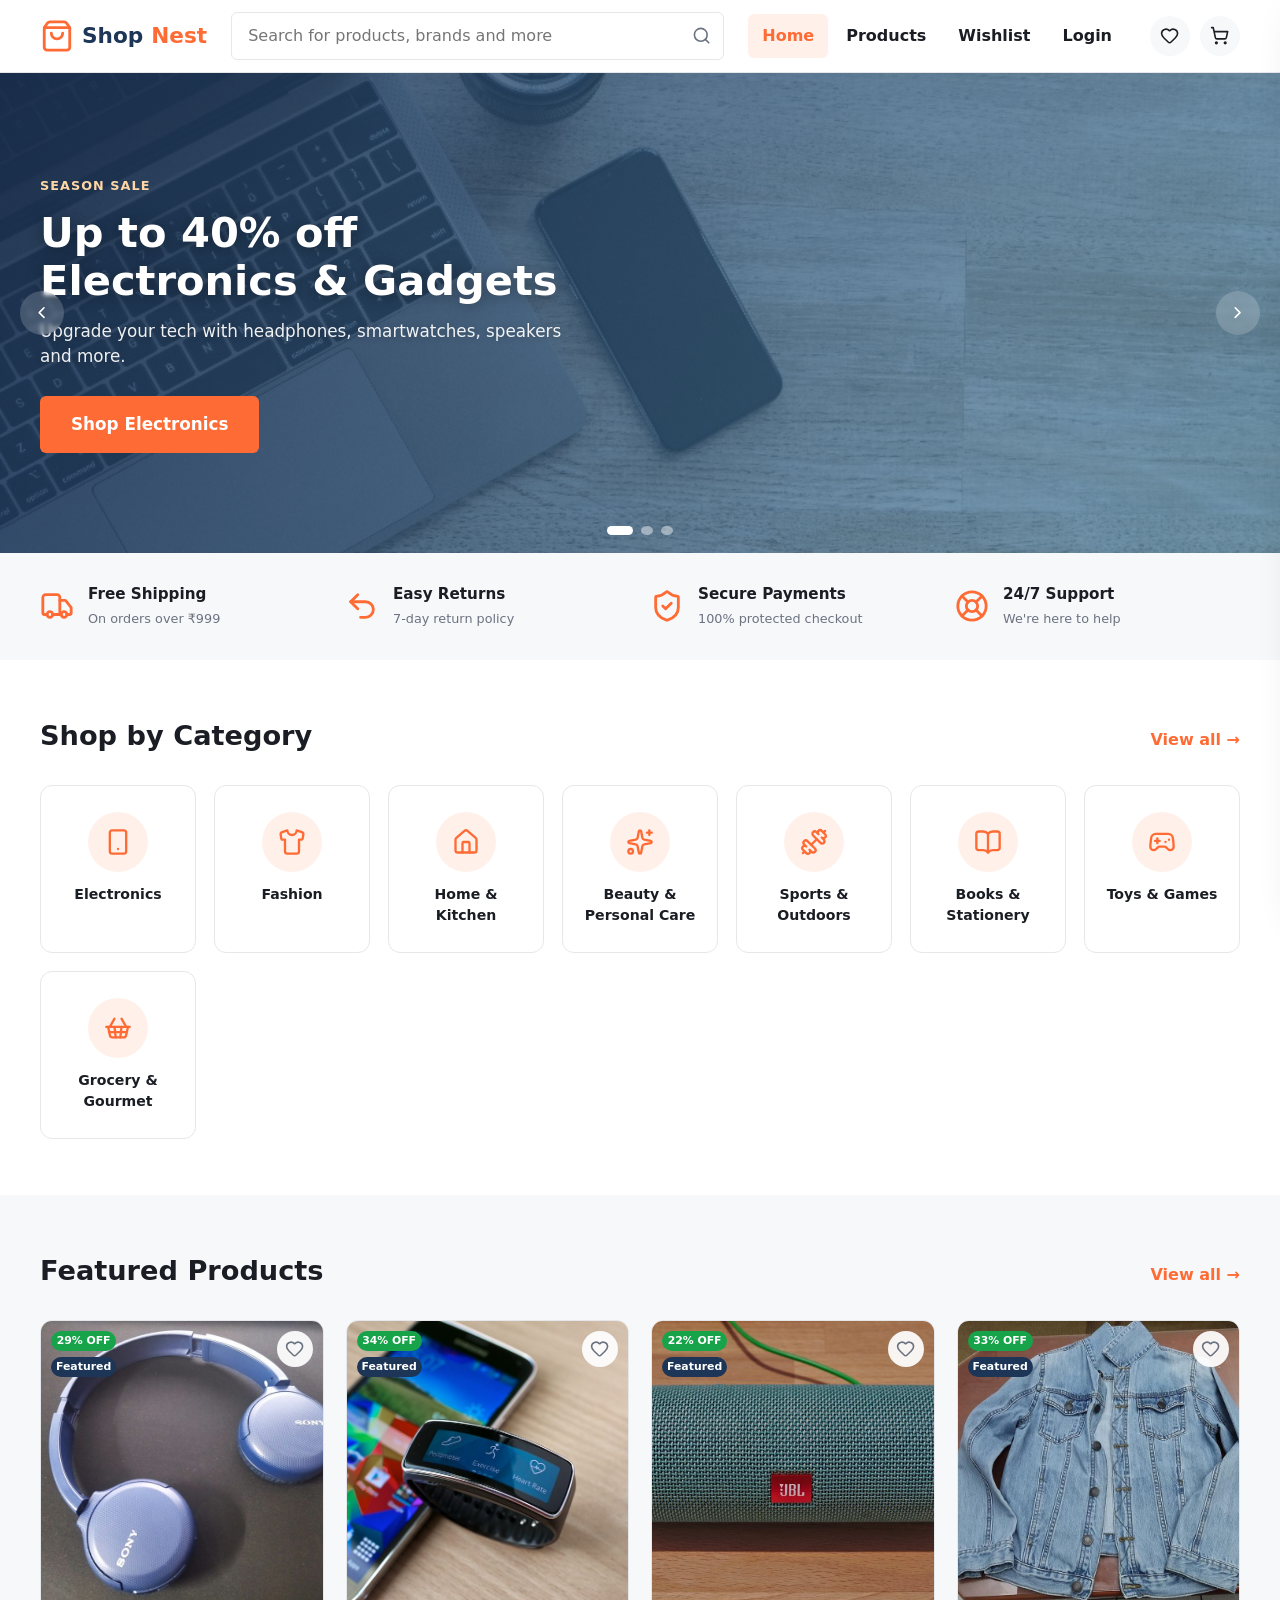
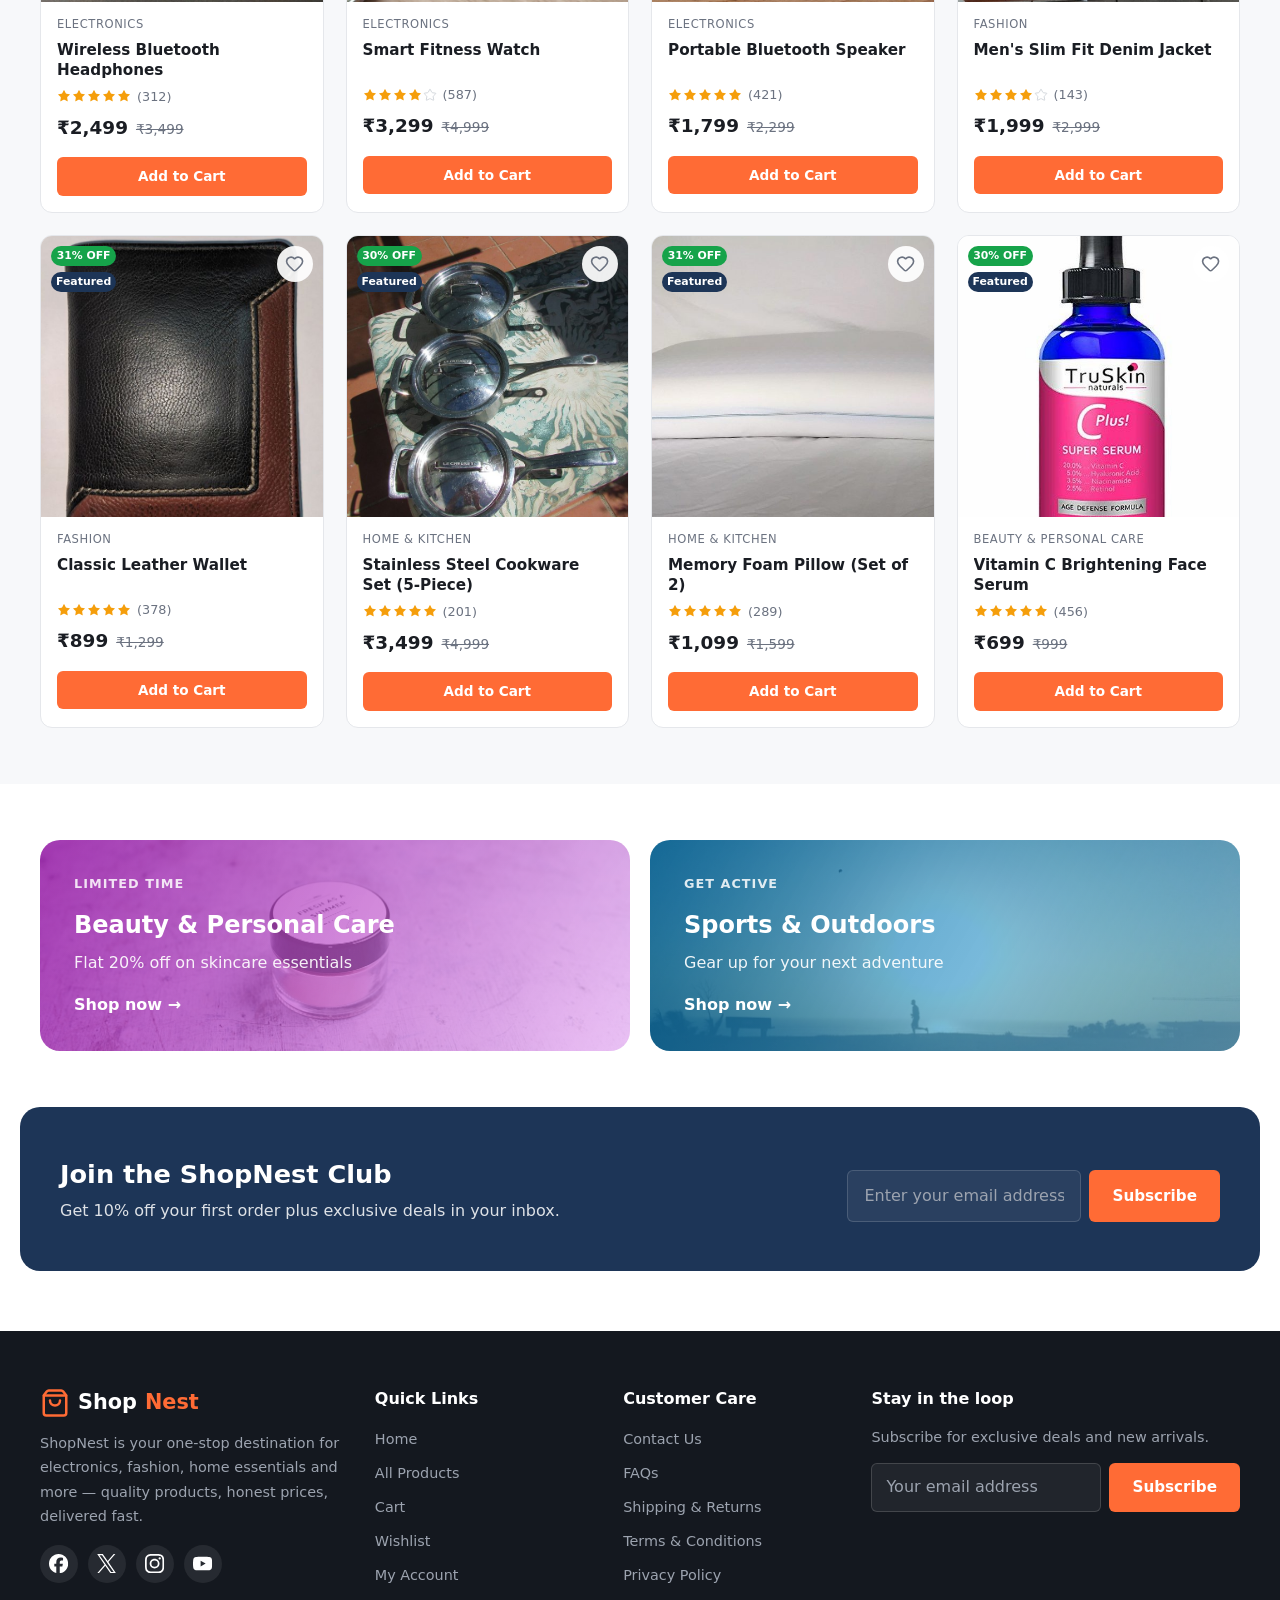
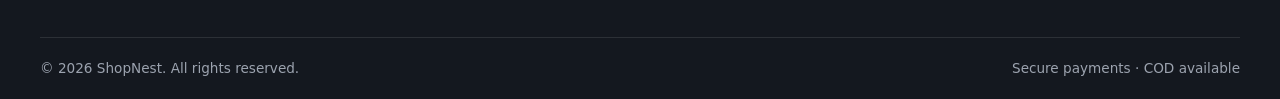
<file: index.html>
<!DOCTYPE html>
<html lang="en">
<head>
<meta charset="UTF-8">
<!-- Google tag (gtag.js) -->
<script async src="https://www.googletagmanager.com/gtag/js?id=G-NTYM71CVKV"></script>
<script>
  window.dataLayer = window.dataLayer || [];
  function gtag(){dataLayer.push(arguments);}
  gtag('js', new Date());

  gtag('config', 'G-NTYM71CVKV');
</script>
<meta name="viewport" content="width=device-width, initial-scale=1.0">
<title>ShopNest — Shop Electronics, Fashion, Home & More</title>
<link rel="icon" type="image/svg+xml" href="assets/favicon.svg">
<meta name="description" content="ShopNest is a modern online store for electronics, fashion, home & kitchen, beauty, sports, books, toys and grocery products.">
<link rel="stylesheet" href="css/style.css">
<link rel="stylesheet" href="css/home.css">
</head>
<body data-assets-root="">

<!-- ===================== Header / Navbar ===================== -->
<header class="site-header">
  <div class="container navbar">
    <a href="index.html" class="nav-logo">
      <svg class="icon"><use href="assets/icons/logo.svg#icon"/></svg>
      Shop<span>Nest</span>
    </a>
    <div class="nav-search">
      <form data-nav-search-form>
        <input type="text" name="q" placeholder="Search for products, brands and more" autocomplete="off">
        <button type="submit" aria-label="Search"><svg class="icon"><use href="assets/icons/search.svg#icon"/></svg></button>
      </form>
    </div>
    <nav class="nav-menu">
      <a href="index.html">Home</a>
      <a href="pages/products.html">Products</a>
      <a href="pages/wishlist.html">Wishlist</a>
      <a href="pages/login.html" data-account-link>Login</a>
    </nav>
    <div class="nav-actions">
      <a href="pages/wishlist.html" class="btn-icon nav-icon-link" aria-label="Wishlist">
        <svg class="icon"><use href="assets/icons/heart.svg#icon"/></svg>
        <span class="badge badge-hidden" data-wishlist-badge>0</span>
      </a>
      <a href="pages/cart.html" class="btn-icon nav-icon-link" aria-label="Cart">
        <svg class="icon"><use href="assets/icons/cart.svg#icon"/></svg>
        <span class="badge badge-hidden" data-cart-badge>0</span>
      </a>
      <button class="btn-icon nav-hamburger" data-hamburger aria-label="Open menu">
        <svg class="icon"><use href="assets/icons/menu.svg#icon"/></svg>
      </button>
    </div>
  </div>
</header>

<div class="mobile-nav-overlay"></div>
<aside class="mobile-nav">
  <div class="mobile-nav-head">
    <strong>Menu</strong>
    <button data-mobile-close class="btn-icon" aria-label="Close menu"><svg class="icon"><use href="assets/icons/close.svg#icon"/></svg></button>
  </div>
  <div class="mobile-nav-body">
    <a href="index.html">Home</a>
    <a href="pages/products.html">Products</a>
    <a href="pages/wishlist.html">Wishlist</a>
    <a href="pages/cart.html">Cart</a>
    <hr>
    <a href="pages/login.html" data-mobile-account-link>Login</a>
    <a href="pages/register.html">Register</a>
  </div>
</aside>

<!-- ===================== Main Content ===================== -->
<main>

  <!-- Hero banner -->
  <section class="hero" aria-label="Promotions">
    <div class="hero-slides" data-hero-slides>
      <div class="hero-slide active" style="background-image: linear-gradient(120deg, rgba(29,53,87,.85), rgba(69,123,157,.65)), url('images/banners/hero-electronics.jpg');">
        <div class="container hero-slide-inner">
          <div class="hero-copy">
            <span class="eyebrow" style="color:#ffd6a5;">Season Sale</span>
            <h1>Up to 40% off<br>Electronics &amp; Gadgets</h1>
            <p>Upgrade your tech with headphones, smartwatches, speakers and more.</p>
            <a href="pages/products.html?category=electronics" class="btn btn-primary btn-lg" data-ga-event="sn_herobannerclick_banner1">Shop Electronics</a>
          </div>
        </div>
      </div>
      <div class="hero-slide" style="background-image: linear-gradient(120deg, rgba(124,45,18,.85), rgba(194,65,12,.65)), url('images/banners/hero-fashion.jpg');">
        <div class="container hero-slide-inner">
          <div class="hero-copy">
            <span class="eyebrow" style="color:#ffe8d6;">New Arrivals</span>
            <h1>Fresh Fashion<br>For Every Season</h1>
            <p>Discover the latest apparel, footwear, and accessories.</p>
            <a href="pages/products.html?category=fashion" class="btn btn-primary btn-lg" data-ga-event="sn_herobannerclick_banner2">Shop Fashion</a>
          </div>
        </div>
      </div>
      <div class="hero-slide" style="background-image: linear-gradient(120deg, rgba(21,82,45,.85), rgba(42,157,143,.65)), url('images/banners/hero-home.jpg');">
        <div class="container hero-slide-inner">
          <div class="hero-copy">
            <span class="eyebrow" style="color:#d9f99d;">Home Essentials</span>
            <h1>Make Your House<br>Feel Like Home</h1>
            <p>Cookware, decor, and everyday essentials at great prices.</p>
            <a href="pages/products.html?category=home-kitchen" class="btn btn-primary btn-lg" data-ga-event="sn_herobannerclick_banner3">Shop Home &amp; Kitchen</a>
          </div>
        </div>
      </div>
    </div>
    <button class="hero-arrow hero-arrow-left" data-hero-prev aria-label="Previous slide"><svg class="icon"><use href="assets/icons/chevron-left.svg#icon"/></svg></button>
    <button class="hero-arrow hero-arrow-right" data-hero-next aria-label="Next slide"><svg class="icon"><use href="assets/icons/chevron-right.svg#icon"/></svg></button>
    <div class="hero-dots" data-hero-dots></div>
  </section>

  <!-- Trust badges -->
  <section class="trust-strip">
    <div class="container trust-grid">
      <div class="trust-item reveal">
        <svg class="icon"><use href="assets/icons/truck.svg#icon"/></svg>
        <div><strong>Free Shipping</strong><span>On orders over ₹999</span></div>
      </div>
      <div class="trust-item reveal">
        <svg class="icon"><use href="assets/icons/return.svg#icon"/></svg>
        <div><strong>Easy Returns</strong><span>7-day return policy</span></div>
      </div>
      <div class="trust-item reveal">
        <svg class="icon"><use href="assets/icons/shield.svg#icon"/></svg>
        <div><strong>Secure Payments</strong><span>100% protected checkout</span></div>
      </div>
      <div class="trust-item reveal">
        <svg class="icon"><use href="assets/icons/support.svg#icon"/></svg>
        <div><strong>24/7 Support</strong><span>We're here to help</span></div>
      </div>
    </div>
  </section>

  <!-- Categories -->
  <section class="section">
    <div class="container">
      <div class="section-head reveal">
        <h2>Shop by Category</h2>
        <a href="pages/products.html" class="link-more">View all &rarr;</a>
      </div>
      <div class="category-grid" data-category-grid></div>
    </div>
  </section>

  <!-- Featured products -->
  <section class="section section-alt">
    <div class="container">
      <div class="section-head reveal">
        <h2>Featured Products</h2>
        <a href="pages/products.html" class="link-more">View all &rarr;</a>
      </div>
      <div class="product-grid reveal" data-featured-grid></div>
    </div>
  </section>

  <!-- Promo banners -->
  <section class="section">
    <div class="container promo-grid">
      <a href="pages/products.html?category=beauty" class="promo-card reveal" data-ga-event="sn_promobannerclick_banner1" style="background-image: linear-gradient(120deg, rgba(162,28,175,.8), rgba(240,171,252,.6)), url('images/banners/promo-beauty.jpg');">
        <span class="eyebrow" style="color:#fff;opacity:.85;">Limited Time</span>
        <h3>Beauty &amp; Personal Care</h3>
        <p>Flat 20% off on skincare essentials</p>
        <span class="promo-cta">Shop now &rarr;</span>
      </a>
      <a href="pages/products.html?category=sports" class="promo-card reveal" data-ga-event="sn_promobannerclick_banner2" style="background-image: linear-gradient(120deg, rgba(3,105,161,.8), rgba(125,211,252,.6)), url('images/banners/promo-sports.jpg');">
        <span class="eyebrow" style="color:#fff;opacity:.85;">Get Active</span>
        <h3>Sports &amp; Outdoors</h3>
        <p>Gear up for your next adventure</p>
        <span class="promo-cta">Shop now &rarr;</span>
      </a>
    </div>
  </section>

  <!-- Newsletter -->
  <section class="section newsletter-section">
    <div class="container newsletter-inner reveal">
      <div>
        <h2>Join the ShopNest Club</h2>
        <p>Get 10% off your first order plus exclusive deals in your inbox.</p>
      </div>
      <form class="newsletter-form newsletter-form-lg" data-newsletter-form>
        <input type="email" placeholder="Enter your email address" required>
        <button type="submit" class="btn btn-primary">Subscribe</button>
      </form>
    </div>
  </section>

</main>

<!-- ===================== Footer ===================== -->
<footer class="site-footer">
  <div class="container">
    <div class="footer-grid">
      <div>
        <div class="footer-brand"><svg class="icon"><use href="assets/icons/logo.svg#icon"/></svg>Shop<span style="color:var(--color-primary)">Nest</span></div>
        <p class="footer-about">ShopNest is your one-stop destination for electronics, fashion, home essentials and more — quality products, honest prices, delivered fast.</p>
        <div class="footer-social">
          <a href="#" aria-label="Facebook"><svg class="icon"><use href="assets/icons/facebook.svg#icon"/></svg></a>
          <a href="#" aria-label="Twitter"><svg class="icon"><use href="assets/icons/twitter.svg#icon"/></svg></a>
          <a href="#" aria-label="Instagram"><svg class="icon"><use href="assets/icons/instagram.svg#icon"/></svg></a>
          <a href="#" aria-label="YouTube"><svg class="icon"><use href="assets/icons/youtube.svg#icon"/></svg></a>
        </div>
      </div>
      <div class="footer-col">
        <h4>Quick Links</h4>
        <ul>
          <li><a href="index.html">Home</a></li>
          <li><a href="pages/products.html">All Products</a></li>
          <li><a href="pages/cart.html">Cart</a></li>
          <li><a href="pages/wishlist.html">Wishlist</a></li>
          <li><a href="pages/login.html">My Account</a></li>
        </ul>
      </div>
      <div class="footer-col">
        <h4>Customer Care</h4>
        <ul>
          <li><a href="#">Contact Us</a></li>
          <li><a href="#">FAQs</a></li>
          <li><a href="#">Shipping &amp; Returns</a></li>
          <li><a href="#">Terms &amp; Conditions</a></li>
          <li><a href="#">Privacy Policy</a></li>
        </ul>
      </div>
      <div class="footer-col">
        <h4>Stay in the loop</h4>
        <p style="font-size:0.9rem;color:#9ca3af;">Subscribe for exclusive deals and new arrivals.</p>
        <form class="newsletter-form" data-newsletter-form>
          <input type="email" placeholder="Your email address" required>
          <button type="submit" class="btn btn-primary">Subscribe</button>
        </form>
      </div>
    </div>
    <div class="footer-bottom">
      <span>&copy; <span data-current-year></span> ShopNest. All rights reserved.</span>
      <div class="footer-payment-icons">Secure payments · COD available</div>
    </div>
  </div>
</footer>

<script src="js/utils.js"></script>
<script src="js/data/products.js"></script>
<script src="js/nav.js"></script>
<script src="js/footer.js"></script>
<script src="js/home.js"></script>
</body>
</html>
</file>
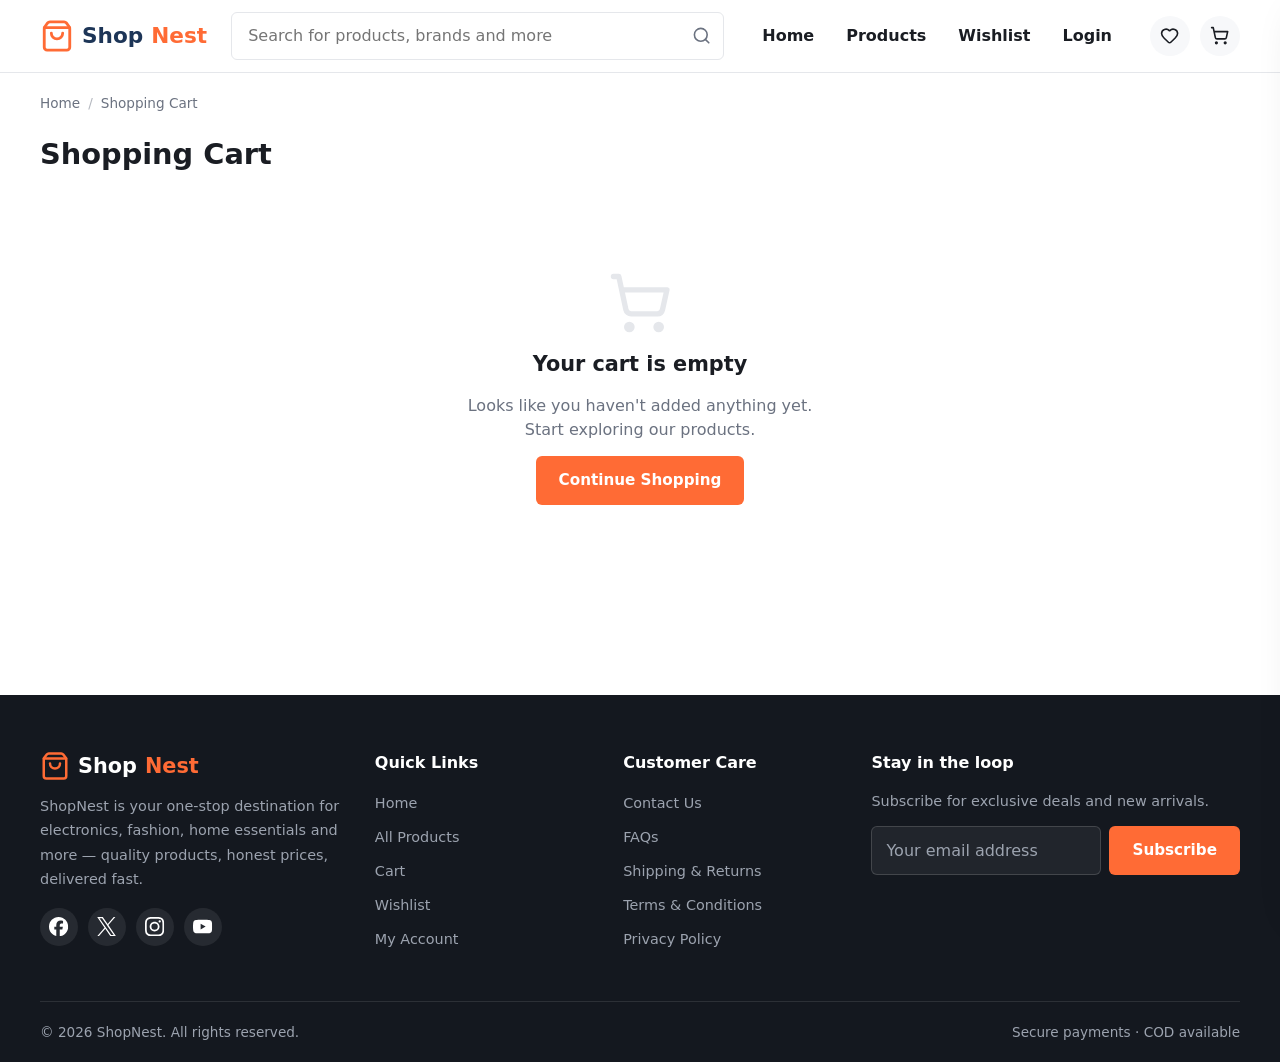
<file: pages/cart.html>
<!DOCTYPE html>
<html lang="en">
<head>
<meta charset="UTF-8">
<!-- Google tag (gtag.js) -->
<script async src="https://www.googletagmanager.com/gtag/js?id=G-NTYM71CVKV"></script>
<script>
  window.dataLayer = window.dataLayer || [];
  function gtag(){dataLayer.push(arguments);}
  gtag('js', new Date());

  gtag('config', 'G-NTYM71CVKV');
</script>
<meta name="viewport" content="width=device-width, initial-scale=1.0">
<title>Shopping Cart — ShopNest</title>
<link rel="icon" type="image/svg+xml" href="../assets/favicon.svg">
<link rel="stylesheet" href="../css/style.css">
<link rel="stylesheet" href="../css/cart.css">
</head>
<body data-assets-root="../">

<header class="site-header">
  <div class="container navbar">
    <a href="../index.html" class="nav-logo">
      <svg class="icon"><use href="../assets/icons/logo.svg#icon"/></svg>
      Shop<span>Nest</span>
    </a>
    <div class="nav-search">
      <form data-nav-search-form>
        <input type="text" name="q" placeholder="Search for products, brands and more" autocomplete="off">
        <button type="submit" aria-label="Search"><svg class="icon"><use href="../assets/icons/search.svg#icon"/></svg></button>
      </form>
    </div>
    <nav class="nav-menu">
      <a href="../index.html">Home</a>
      <a href="products.html">Products</a>
      <a href="wishlist.html">Wishlist</a>
      <a href="login.html" data-account-link>Login</a>
    </nav>
    <div class="nav-actions">
      <a href="wishlist.html" class="btn-icon nav-icon-link" aria-label="Wishlist">
        <svg class="icon"><use href="../assets/icons/heart.svg#icon"/></svg>
        <span class="badge badge-hidden" data-wishlist-badge>0</span>
      </a>
      <a href="cart.html" class="btn-icon nav-icon-link" aria-label="Cart">
        <svg class="icon"><use href="../assets/icons/cart.svg#icon"/></svg>
        <span class="badge badge-hidden" data-cart-badge>0</span>
      </a>
      <button class="btn-icon nav-hamburger" data-hamburger aria-label="Open menu">
        <svg class="icon"><use href="../assets/icons/menu.svg#icon"/></svg>
      </button>
    </div>
  </div>
</header>

<div class="mobile-nav-overlay"></div>
<aside class="mobile-nav">
  <div class="mobile-nav-head">
    <strong>Menu</strong>
    <button data-mobile-close class="btn-icon" aria-label="Close menu"><svg class="icon"><use href="../assets/icons/close.svg#icon"/></svg></button>
  </div>
  <div class="mobile-nav-body">
    <a href="../index.html">Home</a>
    <a href="products.html">Products</a>
    <a href="wishlist.html">Wishlist</a>
    <a href="cart.html">Cart</a>
    <hr>
    <a href="login.html" data-mobile-account-link>Login</a>
    <a href="register.html">Register</a>
  </div>
</aside>

<main>
  <div class="container">
    <nav class="breadcrumb">
      <a href="../index.html">Home</a><span class="sep">/</span><span>Shopping Cart</span>
    </nav>
    <h1 class="page-title">Shopping Cart</h1>

    <div data-cart-root>
      <!-- Populated by cart-page.js -->
    </div>
  </div>
</main>

<footer class="site-footer">
  <div class="container">
    <div class="footer-grid">
      <div>
        <div class="footer-brand"><svg class="icon"><use href="../assets/icons/logo.svg#icon"/></svg>Shop<span style="color:var(--color-primary)">Nest</span></div>
        <p class="footer-about">ShopNest is your one-stop destination for electronics, fashion, home essentials and more — quality products, honest prices, delivered fast.</p>
        <div class="footer-social">
          <a href="#" aria-label="Facebook"><svg class="icon"><use href="../assets/icons/facebook.svg#icon"/></svg></a>
          <a href="#" aria-label="Twitter"><svg class="icon"><use href="../assets/icons/twitter.svg#icon"/></svg></a>
          <a href="#" aria-label="Instagram"><svg class="icon"><use href="../assets/icons/instagram.svg#icon"/></svg></a>
          <a href="#" aria-label="YouTube"><svg class="icon"><use href="../assets/icons/youtube.svg#icon"/></svg></a>
        </div>
      </div>
      <div class="footer-col">
        <h4>Quick Links</h4>
        <ul>
          <li><a href="../index.html">Home</a></li>
          <li><a href="products.html">All Products</a></li>
          <li><a href="cart.html">Cart</a></li>
          <li><a href="wishlist.html">Wishlist</a></li>
          <li><a href="login.html">My Account</a></li>
        </ul>
      </div>
      <div class="footer-col">
        <h4>Customer Care</h4>
        <ul>
          <li><a href="#">Contact Us</a></li>
          <li><a href="#">FAQs</a></li>
          <li><a href="#">Shipping &amp; Returns</a></li>
          <li><a href="#">Terms &amp; Conditions</a></li>
          <li><a href="#">Privacy Policy</a></li>
        </ul>
      </div>
      <div class="footer-col">
        <h4>Stay in the loop</h4>
        <p style="font-size:0.9rem;color:#9ca3af;">Subscribe for exclusive deals and new arrivals.</p>
        <form class="newsletter-form" data-newsletter-form>
          <input type="email" placeholder="Your email address" required>
          <button type="submit" class="btn btn-primary">Subscribe</button>
        </form>
      </div>
    </div>
    <div class="footer-bottom">
      <span>&copy; <span data-current-year></span> ShopNest. All rights reserved.</span>
      <div class="footer-payment-icons">Secure payments · COD available</div>
    </div>
  </div>
</footer>

<script src="../js/utils.js"></script>
<script src="../js/data/products.js"></script>
<script src="../js/nav.js"></script>
<script src="../js/footer.js"></script>
<script src="../js/cart-page.js"></script>
</body>
</html>
</file>
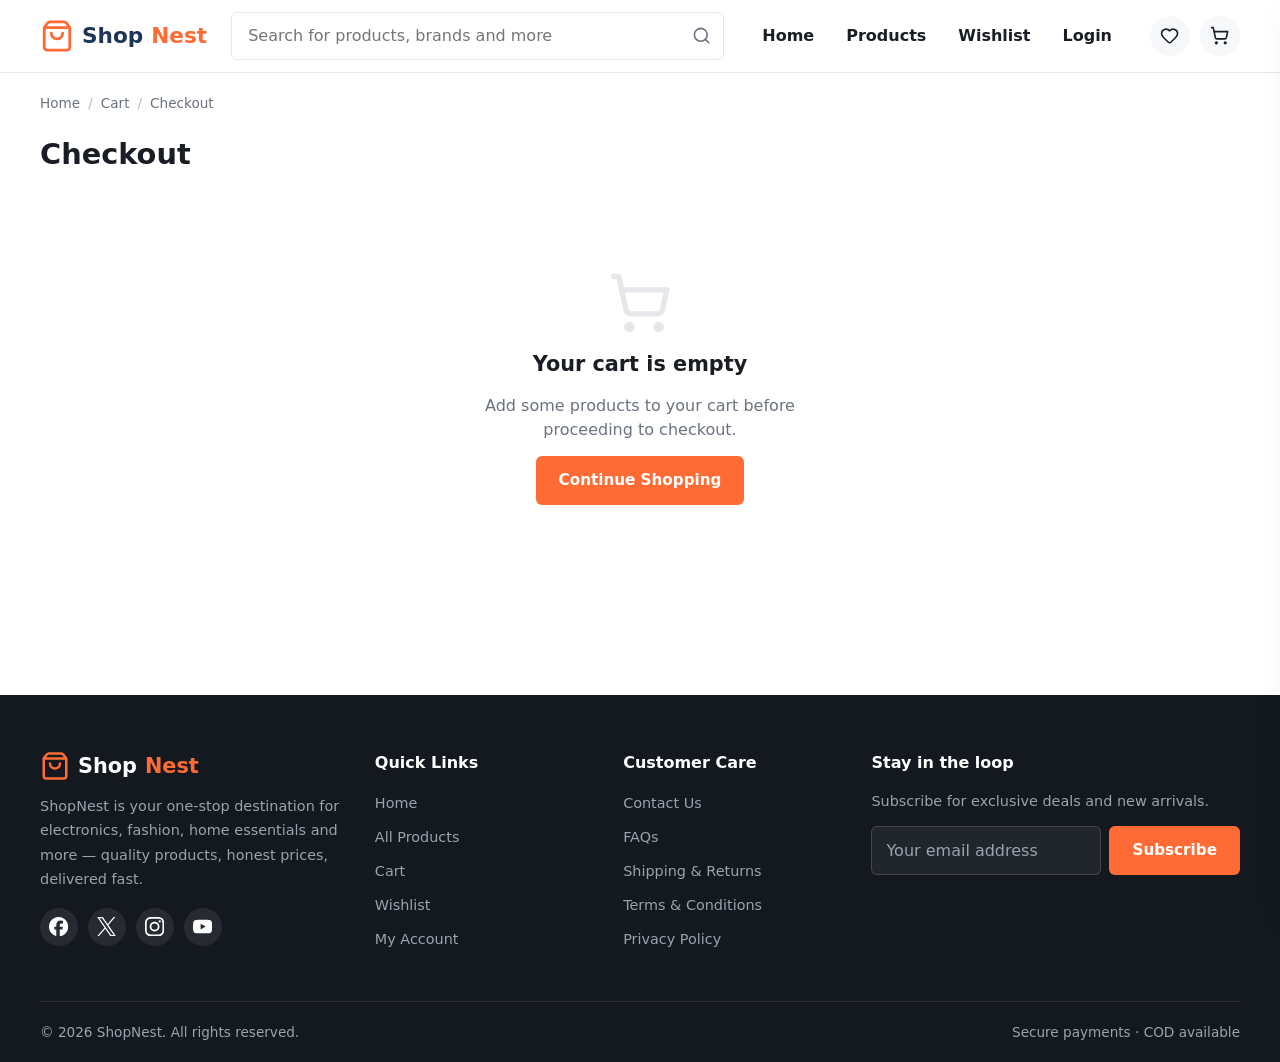
<file: pages/checkout.html>
<!DOCTYPE html>
<html lang="en">
<head>
<meta charset="UTF-8">
<!-- Google tag (gtag.js) -->
<script async src="https://www.googletagmanager.com/gtag/js?id=G-NTYM71CVKV"></script>
<script>
  window.dataLayer = window.dataLayer || [];
  function gtag(){dataLayer.push(arguments);}
  gtag('js', new Date());

  gtag('config', 'G-NTYM71CVKV');
</script>
<meta name="viewport" content="width=device-width, initial-scale=1.0">
<title>Checkout — ShopNest</title>
<link rel="icon" type="image/svg+xml" href="../assets/favicon.svg">
<link rel="stylesheet" href="../css/style.css">
<link rel="stylesheet" href="../css/checkout.css">
</head>
<body data-assets-root="../">

<header class="site-header">
  <div class="container navbar">
    <a href="../index.html" class="nav-logo">
      <svg class="icon"><use href="../assets/icons/logo.svg#icon"/></svg>
      Shop<span>Nest</span>
    </a>
    <div class="nav-search">
      <form data-nav-search-form>
        <input type="text" name="q" placeholder="Search for products, brands and more" autocomplete="off">
        <button type="submit" aria-label="Search"><svg class="icon"><use href="../assets/icons/search.svg#icon"/></svg></button>
      </form>
    </div>
    <nav class="nav-menu">
      <a href="../index.html">Home</a>
      <a href="products.html">Products</a>
      <a href="wishlist.html">Wishlist</a>
      <a href="login.html" data-account-link>Login</a>
    </nav>
    <div class="nav-actions">
      <a href="wishlist.html" class="btn-icon nav-icon-link" aria-label="Wishlist">
        <svg class="icon"><use href="../assets/icons/heart.svg#icon"/></svg>
        <span class="badge badge-hidden" data-wishlist-badge>0</span>
      </a>
      <a href="cart.html" class="btn-icon nav-icon-link" aria-label="Cart">
        <svg class="icon"><use href="../assets/icons/cart.svg#icon"/></svg>
        <span class="badge badge-hidden" data-cart-badge>0</span>
      </a>
      <button class="btn-icon nav-hamburger" data-hamburger aria-label="Open menu">
        <svg class="icon"><use href="../assets/icons/menu.svg#icon"/></svg>
      </button>
    </div>
  </div>
</header>

<div class="mobile-nav-overlay"></div>
<aside class="mobile-nav">
  <div class="mobile-nav-head">
    <strong>Menu</strong>
    <button data-mobile-close class="btn-icon" aria-label="Close menu"><svg class="icon"><use href="../assets/icons/close.svg#icon"/></svg></button>
  </div>
  <div class="mobile-nav-body">
    <a href="../index.html">Home</a>
    <a href="products.html">Products</a>
    <a href="wishlist.html">Wishlist</a>
    <a href="cart.html">Cart</a>
    <hr>
    <a href="login.html" data-mobile-account-link>Login</a>
    <a href="register.html">Register</a>
  </div>
</aside>

<main>
  <div class="container">
    <nav class="breadcrumb">
      <a href="../index.html">Home</a><span class="sep">/</span>
      <a href="cart.html">Cart</a><span class="sep">/</span><span>Checkout</span>
    </nav>
    <h1 class="page-title">Checkout</h1>

    <div data-checkout-root>
      <!-- Populated by checkout-page.js -->
    </div>
  </div>
</main>

<footer class="site-footer">
  <div class="container">
    <div class="footer-grid">
      <div>
        <div class="footer-brand"><svg class="icon"><use href="../assets/icons/logo.svg#icon"/></svg>Shop<span style="color:var(--color-primary)">Nest</span></div>
        <p class="footer-about">ShopNest is your one-stop destination for electronics, fashion, home essentials and more — quality products, honest prices, delivered fast.</p>
        <div class="footer-social">
          <a href="#" aria-label="Facebook"><svg class="icon"><use href="../assets/icons/facebook.svg#icon"/></svg></a>
          <a href="#" aria-label="Twitter"><svg class="icon"><use href="../assets/icons/twitter.svg#icon"/></svg></a>
          <a href="#" aria-label="Instagram"><svg class="icon"><use href="../assets/icons/instagram.svg#icon"/></svg></a>
          <a href="#" aria-label="YouTube"><svg class="icon"><use href="../assets/icons/youtube.svg#icon"/></svg></a>
        </div>
      </div>
      <div class="footer-col">
        <h4>Quick Links</h4>
        <ul>
          <li><a href="../index.html">Home</a></li>
          <li><a href="products.html">All Products</a></li>
          <li><a href="cart.html">Cart</a></li>
          <li><a href="wishlist.html">Wishlist</a></li>
          <li><a href="login.html">My Account</a></li>
        </ul>
      </div>
      <div class="footer-col">
        <h4>Customer Care</h4>
        <ul>
          <li><a href="#">Contact Us</a></li>
          <li><a href="#">FAQs</a></li>
          <li><a href="#">Shipping &amp; Returns</a></li>
          <li><a href="#">Terms &amp; Conditions</a></li>
          <li><a href="#">Privacy Policy</a></li>
        </ul>
      </div>
      <div class="footer-col">
        <h4>Stay in the loop</h4>
        <p style="font-size:0.9rem;color:#9ca3af;">Subscribe for exclusive deals and new arrivals.</p>
        <form class="newsletter-form" data-newsletter-form>
          <input type="email" placeholder="Your email address" required>
          <button type="submit" class="btn btn-primary">Subscribe</button>
        </form>
      </div>
    </div>
    <div class="footer-bottom">
      <span>&copy; <span data-current-year></span> ShopNest. All rights reserved.</span>
      <div class="footer-payment-icons">Secure payments · COD available</div>
    </div>
  </div>
</footer>

<script src="../js/utils.js"></script>
<script src="../js/data/products.js"></script>
<script src="../js/nav.js"></script>
<script src="../js/footer.js"></script>
<script src="../js/checkout-page.js"></script>
</body>
</html>
</file>
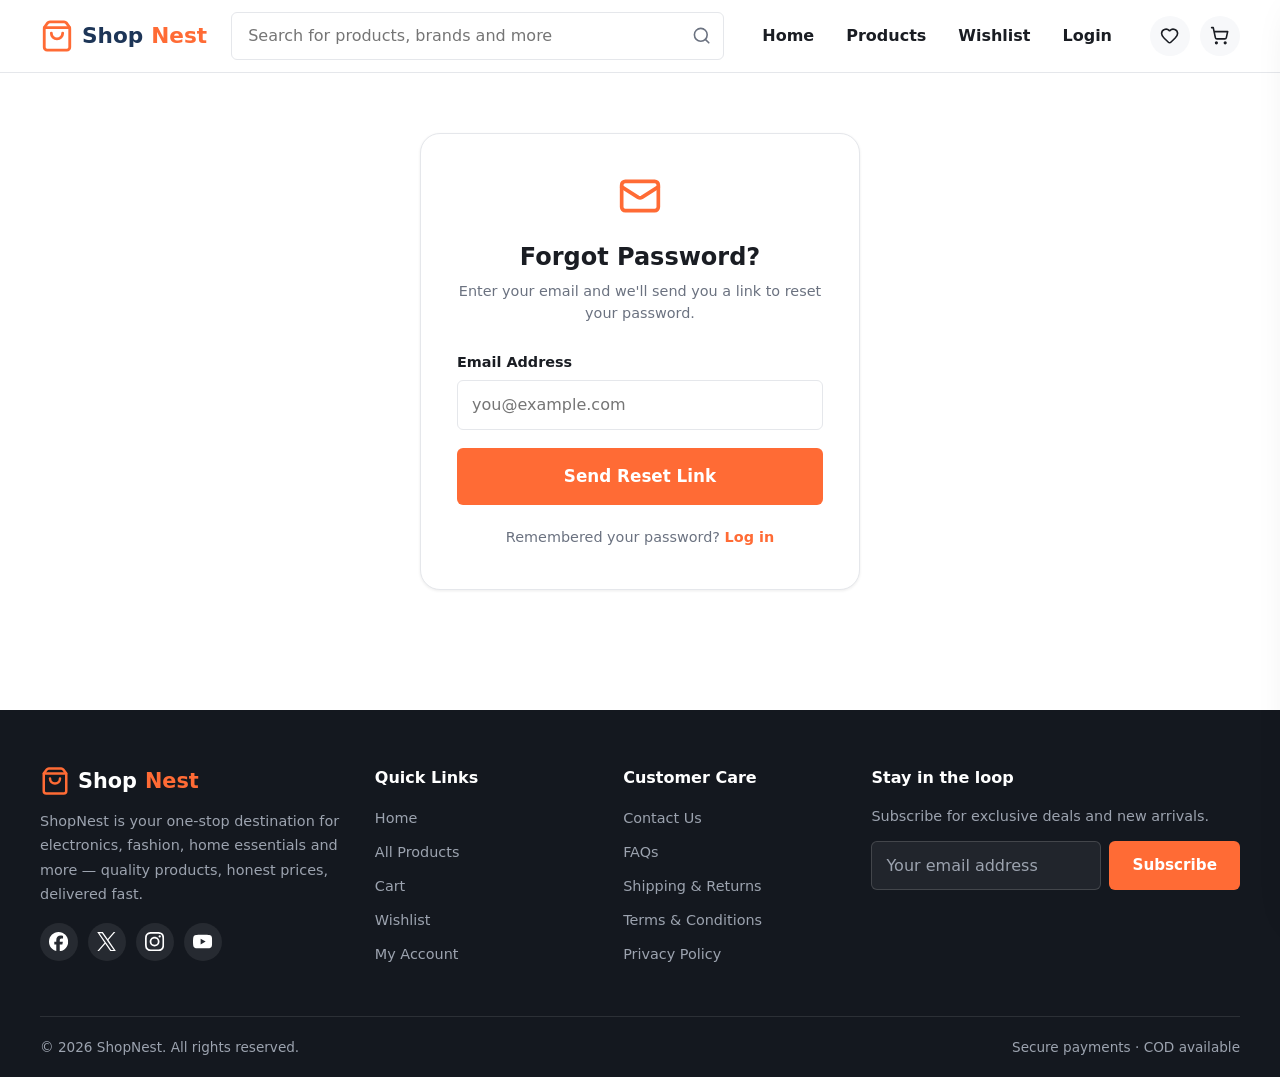
<file: pages/forgot-password.html>
<!DOCTYPE html>
<html lang="en">
<head>
<meta charset="UTF-8">
<!-- Google tag (gtag.js) -->
<script async src="https://www.googletagmanager.com/gtag/js?id=G-NTYM71CVKV"></script>
<script>
  window.dataLayer = window.dataLayer || [];
  function gtag(){dataLayer.push(arguments);}
  gtag('js', new Date());

  gtag('config', 'G-NTYM71CVKV');
</script>
<meta name="viewport" content="width=device-width, initial-scale=1.0">
<title>Forgot Password — ShopNest</title>
<link rel="icon" type="image/svg+xml" href="../assets/favicon.svg">
<link rel="stylesheet" href="../css/style.css">
<link rel="stylesheet" href="../css/auth.css">
</head>
<body data-assets-root="../">

<header class="site-header">
  <div class="container navbar">
    <a href="../index.html" class="nav-logo">
      <svg class="icon"><use href="../assets/icons/logo.svg#icon"/></svg>
      Shop<span>Nest</span>
    </a>
    <div class="nav-search">
      <form data-nav-search-form>
        <input type="text" name="q" placeholder="Search for products, brands and more" autocomplete="off">
        <button type="submit" aria-label="Search"><svg class="icon"><use href="../assets/icons/search.svg#icon"/></svg></button>
      </form>
    </div>
    <nav class="nav-menu">
      <a href="../index.html">Home</a>
      <a href="products.html">Products</a>
      <a href="wishlist.html">Wishlist</a>
      <a href="login.html" data-account-link>Login</a>
    </nav>
    <div class="nav-actions">
      <a href="wishlist.html" class="btn-icon nav-icon-link" aria-label="Wishlist">
        <svg class="icon"><use href="../assets/icons/heart.svg#icon"/></svg>
        <span class="badge badge-hidden" data-wishlist-badge>0</span>
      </a>
      <a href="cart.html" class="btn-icon nav-icon-link" aria-label="Cart">
        <svg class="icon"><use href="../assets/icons/cart.svg#icon"/></svg>
        <span class="badge badge-hidden" data-cart-badge>0</span>
      </a>
      <button class="btn-icon nav-hamburger" data-hamburger aria-label="Open menu">
        <svg class="icon"><use href="../assets/icons/menu.svg#icon"/></svg>
      </button>
    </div>
  </div>
</header>

<div class="mobile-nav-overlay"></div>
<aside class="mobile-nav">
  <div class="mobile-nav-head">
    <strong>Menu</strong>
    <button data-mobile-close class="btn-icon" aria-label="Close menu"><svg class="icon"><use href="../assets/icons/close.svg#icon"/></svg></button>
  </div>
  <div class="mobile-nav-body">
    <a href="../index.html">Home</a>
    <a href="products.html">Products</a>
    <a href="wishlist.html">Wishlist</a>
    <a href="cart.html">Cart</a>
    <hr>
    <a href="login.html" data-mobile-account-link>Login</a>
    <a href="register.html">Register</a>
  </div>
</aside>

<main>
  <section class="auth-section">
    <div class="auth-card fade-in">

      <div data-forgot-form-view>
        <div class="auth-card-head">
          <svg class="icon"><use href="../assets/icons/mail.svg#icon"/></svg>
          <h1>Forgot Password?</h1>
          <p>Enter your email and we'll send you a link to reset your password.</p>
        </div>
        <form id="forgot-form" novalidate>
          <div class="form-group">
            <label for="forgot-email">Email Address</label>
            <input type="text" class="form-control" id="forgot-email" name="email" placeholder="you@example.com">
            <p class="form-error">Please enter a valid email address.</p>
          </div>
          <button type="submit" class="btn btn-primary btn-lg btn-block">Send Reset Link</button>
        </form>
        <p class="auth-footer-link">Remembered your password? <a href="login.html">Log in</a></p>
      </div>

      <div class="auth-success" data-forgot-success-view hidden>
        <div class="auth-success-icon"><svg class="icon"><use href="../assets/icons/check.svg#icon"/></svg></div>
        <h1>Check Your Inbox</h1>
        <p>We've sent a password reset link to <strong data-sent-email></strong>.</p>
        <p class="form-hint">Didn't get it? Check your spam folder or try again in a few minutes.</p>
        <a href="login.html" class="btn btn-primary btn-lg btn-block" style="margin-top:20px;">Back to Login</a>
      </div>

    </div>
  </section>
</main>

<footer class="site-footer">
  <div class="container">
    <div class="footer-grid">
      <div>
        <div class="footer-brand"><svg class="icon"><use href="../assets/icons/logo.svg#icon"/></svg>Shop<span style="color:var(--color-primary)">Nest</span></div>
        <p class="footer-about">ShopNest is your one-stop destination for electronics, fashion, home essentials and more — quality products, honest prices, delivered fast.</p>
        <div class="footer-social">
          <a href="#" aria-label="Facebook"><svg class="icon"><use href="../assets/icons/facebook.svg#icon"/></svg></a>
          <a href="#" aria-label="Twitter"><svg class="icon"><use href="../assets/icons/twitter.svg#icon"/></svg></a>
          <a href="#" aria-label="Instagram"><svg class="icon"><use href="../assets/icons/instagram.svg#icon"/></svg></a>
          <a href="#" aria-label="YouTube"><svg class="icon"><use href="../assets/icons/youtube.svg#icon"/></svg></a>
        </div>
      </div>
      <div class="footer-col">
        <h4>Quick Links</h4>
        <ul>
          <li><a href="../index.html">Home</a></li>
          <li><a href="products.html">All Products</a></li>
          <li><a href="cart.html">Cart</a></li>
          <li><a href="wishlist.html">Wishlist</a></li>
          <li><a href="login.html">My Account</a></li>
        </ul>
      </div>
      <div class="footer-col">
        <h4>Customer Care</h4>
        <ul>
          <li><a href="#">Contact Us</a></li>
          <li><a href="#">FAQs</a></li>
          <li><a href="#">Shipping &amp; Returns</a></li>
          <li><a href="#">Terms &amp; Conditions</a></li>
          <li><a href="#">Privacy Policy</a></li>
        </ul>
      </div>
      <div class="footer-col">
        <h4>Stay in the loop</h4>
        <p style="font-size:0.9rem;color:#9ca3af;">Subscribe for exclusive deals and new arrivals.</p>
        <form class="newsletter-form" data-newsletter-form>
          <input type="email" placeholder="Your email address" required>
          <button type="submit" class="btn btn-primary">Subscribe</button>
        </form>
      </div>
    </div>
    <div class="footer-bottom">
      <span>&copy; <span data-current-year></span> ShopNest. All rights reserved.</span>
      <div class="footer-payment-icons">Secure payments · COD available</div>
    </div>
  </div>
</footer>

<script src="../js/utils.js"></script>
<script src="../js/data/products.js"></script>
<script src="../js/nav.js"></script>
<script src="../js/footer.js"></script>
<script src="../js/auth.js"></script>
</body>
</html>
</file>
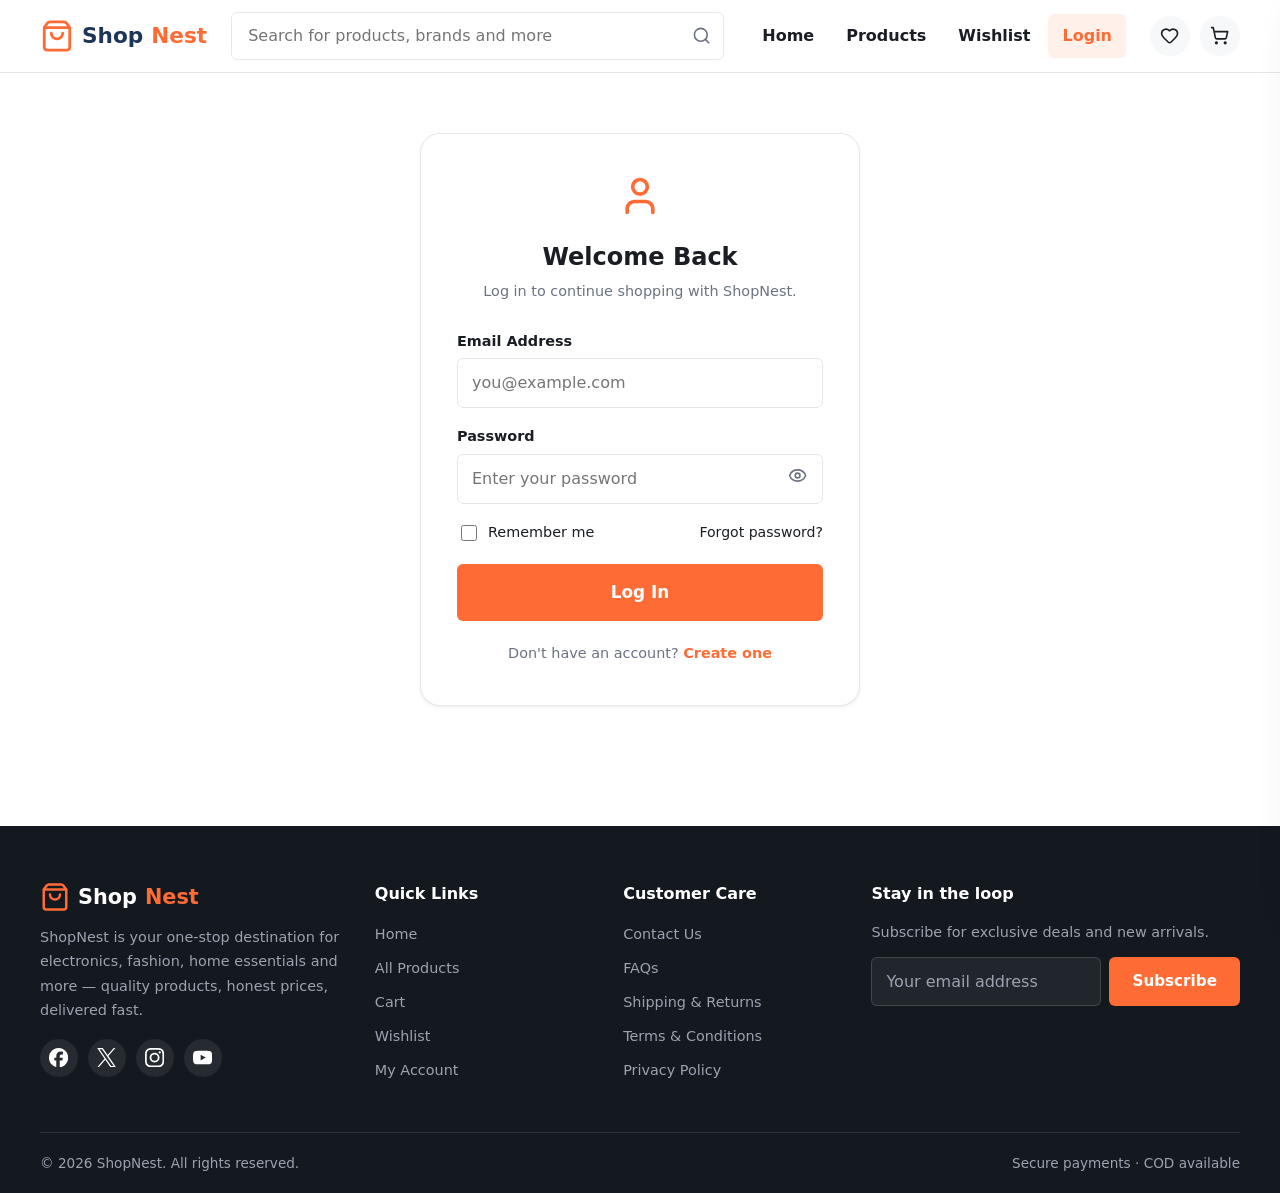
<file: pages/login.html>
<!DOCTYPE html>
<html lang="en">
<head>
<meta charset="UTF-8">
<!-- Google tag (gtag.js) -->
<script async src="https://www.googletagmanager.com/gtag/js?id=G-NTYM71CVKV"></script>
<script>
  window.dataLayer = window.dataLayer || [];
  function gtag(){dataLayer.push(arguments);}
  gtag('js', new Date());

  gtag('config', 'G-NTYM71CVKV');
</script>
<meta name="viewport" content="width=device-width, initial-scale=1.0">
<title>Login — ShopNest</title>
<link rel="icon" type="image/svg+xml" href="../assets/favicon.svg">
<link rel="stylesheet" href="../css/style.css">
<link rel="stylesheet" href="../css/auth.css">
</head>
<body data-assets-root="../">

<header class="site-header">
  <div class="container navbar">
    <a href="../index.html" class="nav-logo">
      <svg class="icon"><use href="../assets/icons/logo.svg#icon"/></svg>
      Shop<span>Nest</span>
    </a>
    <div class="nav-search">
      <form data-nav-search-form>
        <input type="text" name="q" placeholder="Search for products, brands and more" autocomplete="off">
        <button type="submit" aria-label="Search"><svg class="icon"><use href="../assets/icons/search.svg#icon"/></svg></button>
      </form>
    </div>
    <nav class="nav-menu">
      <a href="../index.html">Home</a>
      <a href="products.html">Products</a>
      <a href="wishlist.html">Wishlist</a>
      <a href="login.html" data-account-link class="active">Login</a>
    </nav>
    <div class="nav-actions">
      <a href="wishlist.html" class="btn-icon nav-icon-link" aria-label="Wishlist">
        <svg class="icon"><use href="../assets/icons/heart.svg#icon"/></svg>
        <span class="badge badge-hidden" data-wishlist-badge>0</span>
      </a>
      <a href="cart.html" class="btn-icon nav-icon-link" aria-label="Cart">
        <svg class="icon"><use href="../assets/icons/cart.svg#icon"/></svg>
        <span class="badge badge-hidden" data-cart-badge>0</span>
      </a>
      <button class="btn-icon nav-hamburger" data-hamburger aria-label="Open menu">
        <svg class="icon"><use href="../assets/icons/menu.svg#icon"/></svg>
      </button>
    </div>
  </div>
</header>

<div class="mobile-nav-overlay"></div>
<aside class="mobile-nav">
  <div class="mobile-nav-head">
    <strong>Menu</strong>
    <button data-mobile-close class="btn-icon" aria-label="Close menu"><svg class="icon"><use href="../assets/icons/close.svg#icon"/></svg></button>
  </div>
  <div class="mobile-nav-body">
    <a href="../index.html">Home</a>
    <a href="products.html">Products</a>
    <a href="wishlist.html">Wishlist</a>
    <a href="cart.html">Cart</a>
    <hr>
    <a href="login.html" data-mobile-account-link>Login</a>
    <a href="register.html">Register</a>
  </div>
</aside>

<main>
  <section class="auth-section">
    <div class="auth-card fade-in">
      <div class="auth-card-head">
        <svg class="icon"><use href="../assets/icons/user.svg#icon"/></svg>
        <h1>Welcome Back</h1>
        <p>Log in to continue shopping with ShopNest.</p>
      </div>

      <form id="login-form" novalidate>
        <div class="form-group">
          <label for="login-email">Email Address</label>
          <input type="text" class="form-control" id="login-email" name="email" placeholder="you@example.com">
          <p class="form-error">Please enter a valid email address.</p>
        </div>
        <div class="form-group">
          <label for="login-password">Password</label>
          <div class="input-icon-wrap">
            <input type="password" class="form-control" id="login-password" name="password" placeholder="Enter your password">
            <button type="button" class="input-icon-btn" data-toggle-password="login-password" aria-label="Show password">
              <svg class="icon"><use href="../assets/icons/eye.svg#icon"/></svg>
            </button>
          </div>
          <p class="form-error">Password must be at least 6 characters.</p>
        </div>
        <div class="auth-row-between">
          <label class="checkbox-row"><input type="checkbox" name="remember"> Remember me</label>
          <a href="forgot-password.html">Forgot password?</a>
        </div>
        <button type="submit" class="btn btn-primary btn-lg btn-block">Log In</button>
      </form>

      <p class="auth-footer-link">Don't have an account? <a href="register.html">Create one</a></p>
    </div>
  </section>
</main>

<footer class="site-footer">
  <div class="container">
    <div class="footer-grid">
      <div>
        <div class="footer-brand"><svg class="icon"><use href="../assets/icons/logo.svg#icon"/></svg>Shop<span style="color:var(--color-primary)">Nest</span></div>
        <p class="footer-about">ShopNest is your one-stop destination for electronics, fashion, home essentials and more — quality products, honest prices, delivered fast.</p>
        <div class="footer-social">
          <a href="#" aria-label="Facebook"><svg class="icon"><use href="../assets/icons/facebook.svg#icon"/></svg></a>
          <a href="#" aria-label="Twitter"><svg class="icon"><use href="../assets/icons/twitter.svg#icon"/></svg></a>
          <a href="#" aria-label="Instagram"><svg class="icon"><use href="../assets/icons/instagram.svg#icon"/></svg></a>
          <a href="#" aria-label="YouTube"><svg class="icon"><use href="../assets/icons/youtube.svg#icon"/></svg></a>
        </div>
      </div>
      <div class="footer-col">
        <h4>Quick Links</h4>
        <ul>
          <li><a href="../index.html">Home</a></li>
          <li><a href="products.html">All Products</a></li>
          <li><a href="cart.html">Cart</a></li>
          <li><a href="wishlist.html">Wishlist</a></li>
          <li><a href="login.html">My Account</a></li>
        </ul>
      </div>
      <div class="footer-col">
        <h4>Customer Care</h4>
        <ul>
          <li><a href="#">Contact Us</a></li>
          <li><a href="#">FAQs</a></li>
          <li><a href="#">Shipping &amp; Returns</a></li>
          <li><a href="#">Terms &amp; Conditions</a></li>
          <li><a href="#">Privacy Policy</a></li>
        </ul>
      </div>
      <div class="footer-col">
        <h4>Stay in the loop</h4>
        <p style="font-size:0.9rem;color:#9ca3af;">Subscribe for exclusive deals and new arrivals.</p>
        <form class="newsletter-form" data-newsletter-form>
          <input type="email" placeholder="Your email address" required>
          <button type="submit" class="btn btn-primary">Subscribe</button>
        </form>
      </div>
    </div>
    <div class="footer-bottom">
      <span>&copy; <span data-current-year></span> ShopNest. All rights reserved.</span>
      <div class="footer-payment-icons">Secure payments · COD available</div>
    </div>
  </div>
</footer>

<script src="../js/utils.js"></script>
<script src="../js/data/products.js"></script>
<script src="../js/nav.js"></script>
<script src="../js/footer.js"></script>
<script src="../js/auth.js"></script>
</body>
</html>
</file>
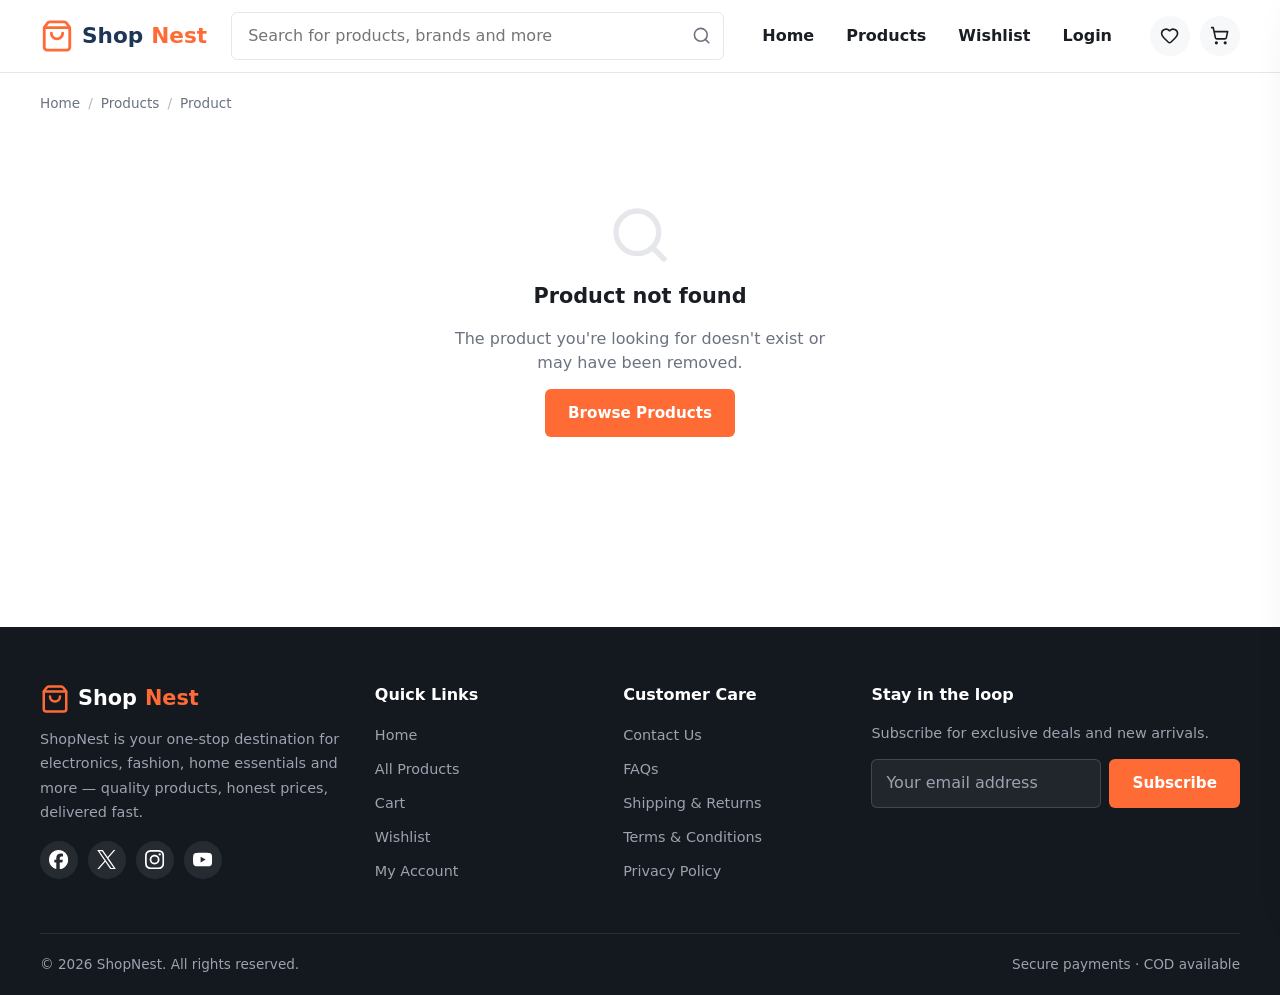
<file: pages/product-detail.html>
<!DOCTYPE html>
<html lang="en">
<head>
<meta charset="UTF-8">
<!-- Google tag (gtag.js) -->
<script async src="https://www.googletagmanager.com/gtag/js?id=G-NTYM71CVKV"></script>
<script>
  window.dataLayer = window.dataLayer || [];
  function gtag(){dataLayer.push(arguments);}
  gtag('js', new Date());

  gtag('config', 'G-NTYM71CVKV');
</script>
<meta name="viewport" content="width=device-width, initial-scale=1.0">
<title>Product Details — ShopNest</title>
<link rel="icon" type="image/svg+xml" href="../assets/favicon.svg">
<link rel="stylesheet" href="../css/style.css">
<link rel="stylesheet" href="../css/product-detail.css">
</head>
<body data-assets-root="../">

<header class="site-header">
  <div class="container navbar">
    <a href="../index.html" class="nav-logo">
      <svg class="icon"><use href="../assets/icons/logo.svg#icon"/></svg>
      Shop<span>Nest</span>
    </a>
    <div class="nav-search">
      <form data-nav-search-form>
        <input type="text" name="q" placeholder="Search for products, brands and more" autocomplete="off">
        <button type="submit" aria-label="Search"><svg class="icon"><use href="../assets/icons/search.svg#icon"/></svg></button>
      </form>
    </div>
    <nav class="nav-menu">
      <a href="../index.html">Home</a>
      <a href="products.html">Products</a>
      <a href="wishlist.html">Wishlist</a>
      <a href="login.html" data-account-link>Login</a>
    </nav>
    <div class="nav-actions">
      <a href="wishlist.html" class="btn-icon nav-icon-link" aria-label="Wishlist">
        <svg class="icon"><use href="../assets/icons/heart.svg#icon"/></svg>
        <span class="badge badge-hidden" data-wishlist-badge>0</span>
      </a>
      <a href="cart.html" class="btn-icon nav-icon-link" aria-label="Cart">
        <svg class="icon"><use href="../assets/icons/cart.svg#icon"/></svg>
        <span class="badge badge-hidden" data-cart-badge>0</span>
      </a>
      <button class="btn-icon nav-hamburger" data-hamburger aria-label="Open menu">
        <svg class="icon"><use href="../assets/icons/menu.svg#icon"/></svg>
      </button>
    </div>
  </div>
</header>

<div class="mobile-nav-overlay"></div>
<aside class="mobile-nav">
  <div class="mobile-nav-head">
    <strong>Menu</strong>
    <button data-mobile-close class="btn-icon" aria-label="Close menu"><svg class="icon"><use href="../assets/icons/close.svg#icon"/></svg></button>
  </div>
  <div class="mobile-nav-body">
    <a href="../index.html">Home</a>
    <a href="products.html">Products</a>
    <a href="wishlist.html">Wishlist</a>
    <a href="cart.html">Cart</a>
    <hr>
    <a href="login.html" data-mobile-account-link>Login</a>
    <a href="register.html">Register</a>
  </div>
</aside>

<main>
  <div class="container">
    <nav class="breadcrumb" data-breadcrumb>
      <a href="../index.html">Home</a><span class="sep">/</span>
      <a href="products.html">Products</a><span class="sep">/</span>
      <span data-breadcrumb-name>Product</span>
    </nav>

    <div data-product-detail-root>
      <!-- Populated by product-detail.js -->
    </div>

    <section class="related-section" data-related-section hidden>
      <div class="section-head">
        <h2>You may also like</h2>
      </div>
      <div class="product-grid" data-related-grid></div>
    </section>
  </div>
</main>

<footer class="site-footer">
  <div class="container">
    <div class="footer-grid">
      <div>
        <div class="footer-brand"><svg class="icon"><use href="../assets/icons/logo.svg#icon"/></svg>Shop<span style="color:var(--color-primary)">Nest</span></div>
        <p class="footer-about">ShopNest is your one-stop destination for electronics, fashion, home essentials and more — quality products, honest prices, delivered fast.</p>
        <div class="footer-social">
          <a href="#" aria-label="Facebook"><svg class="icon"><use href="../assets/icons/facebook.svg#icon"/></svg></a>
          <a href="#" aria-label="Twitter"><svg class="icon"><use href="../assets/icons/twitter.svg#icon"/></svg></a>
          <a href="#" aria-label="Instagram"><svg class="icon"><use href="../assets/icons/instagram.svg#icon"/></svg></a>
          <a href="#" aria-label="YouTube"><svg class="icon"><use href="../assets/icons/youtube.svg#icon"/></svg></a>
        </div>
      </div>
      <div class="footer-col">
        <h4>Quick Links</h4>
        <ul>
          <li><a href="../index.html">Home</a></li>
          <li><a href="products.html">All Products</a></li>
          <li><a href="cart.html">Cart</a></li>
          <li><a href="wishlist.html">Wishlist</a></li>
          <li><a href="login.html">My Account</a></li>
        </ul>
      </div>
      <div class="footer-col">
        <h4>Customer Care</h4>
        <ul>
          <li><a href="#">Contact Us</a></li>
          <li><a href="#">FAQs</a></li>
          <li><a href="#">Shipping &amp; Returns</a></li>
          <li><a href="#">Terms &amp; Conditions</a></li>
          <li><a href="#">Privacy Policy</a></li>
        </ul>
      </div>
      <div class="footer-col">
        <h4>Stay in the loop</h4>
        <p style="font-size:0.9rem;color:#9ca3af;">Subscribe for exclusive deals and new arrivals.</p>
        <form class="newsletter-form" data-newsletter-form>
          <input type="email" placeholder="Your email address" required>
          <button type="submit" class="btn btn-primary">Subscribe</button>
        </form>
      </div>
    </div>
    <div class="footer-bottom">
      <span>&copy; <span data-current-year></span> ShopNest. All rights reserved.</span>
      <div class="footer-payment-icons">Secure payments · COD available</div>
    </div>
  </div>
</footer>

<script src="../js/utils.js"></script>
<script src="../js/data/products.js"></script>
<script src="../js/nav.js"></script>
<script src="../js/footer.js"></script>
<script src="../js/product-detail.js"></script>
</body>
</html>
</file>
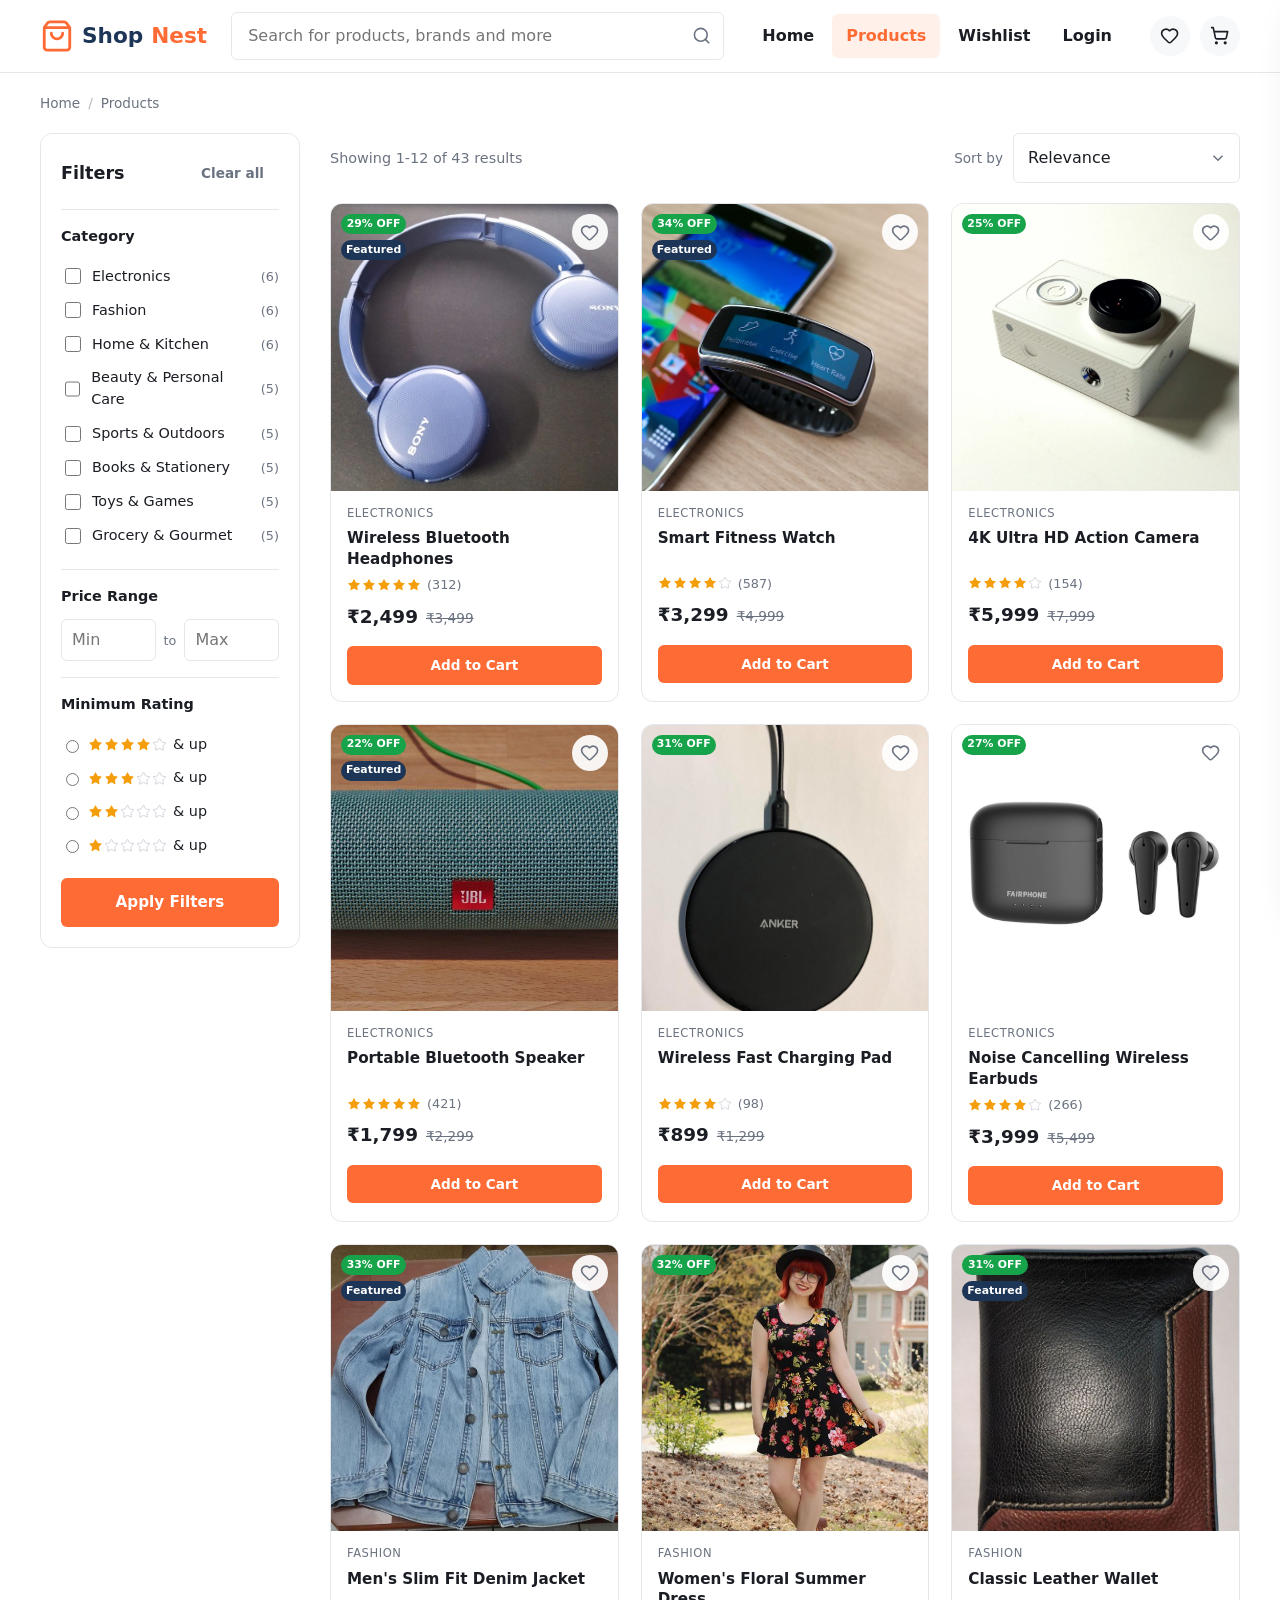
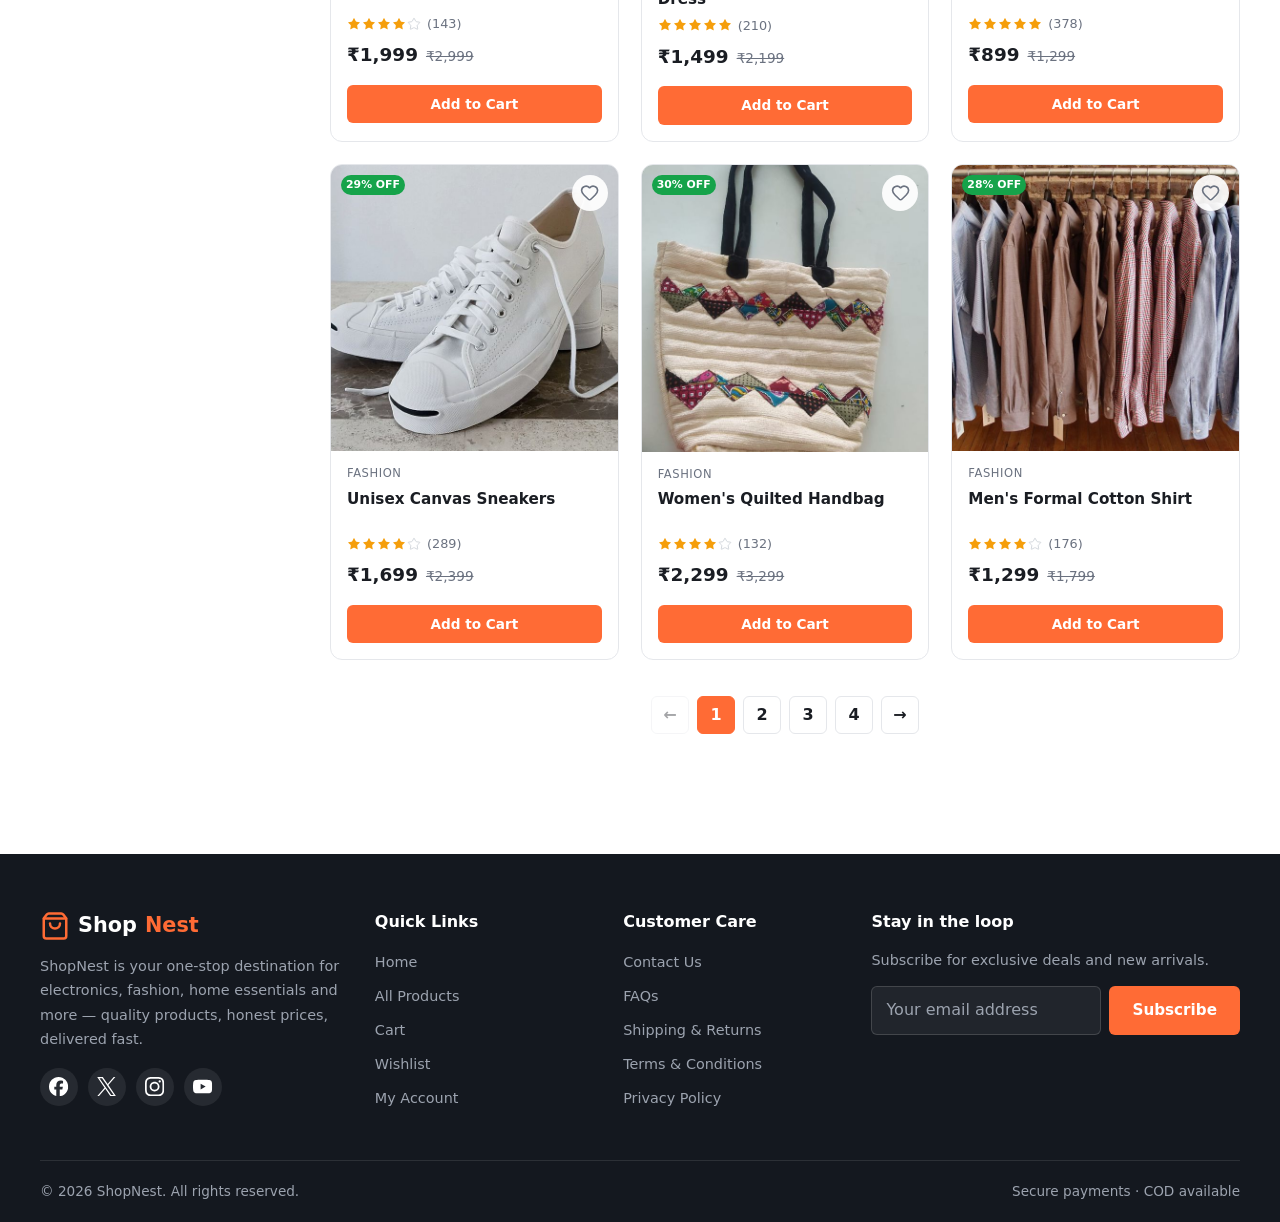
<file: pages/products.html>
<!DOCTYPE html>
<html lang="en">
<head>
<meta charset="UTF-8">
<!-- Google tag (gtag.js) -->
<script async src="https://www.googletagmanager.com/gtag/js?id=G-NTYM71CVKV"></script>
<script>
  window.dataLayer = window.dataLayer || [];
  function gtag(){dataLayer.push(arguments);}
  gtag('js', new Date());

  gtag('config', 'G-NTYM71CVKV');
</script>
<meta name="viewport" content="width=device-width, initial-scale=1.0">
<title>All Products — ShopNest</title>
<link rel="icon" type="image/svg+xml" href="../assets/favicon.svg">
<link rel="stylesheet" href="../css/style.css">
<link rel="stylesheet" href="../css/products.css">
</head>
<body data-assets-root="../">

<header class="site-header">
  <div class="container navbar">
    <a href="../index.html" class="nav-logo">
      <svg class="icon"><use href="../assets/icons/logo.svg#icon"/></svg>
      Shop<span>Nest</span>
    </a>
    <div class="nav-search">
      <form data-nav-search-form>
        <input type="text" name="q" placeholder="Search for products, brands and more" autocomplete="off">
        <button type="submit" aria-label="Search"><svg class="icon"><use href="../assets/icons/search.svg#icon"/></svg></button>
      </form>
    </div>
    <nav class="nav-menu">
      <a href="../index.html">Home</a>
      <a href="products.html">Products</a>
      <a href="wishlist.html">Wishlist</a>
      <a href="login.html" data-account-link>Login</a>
    </nav>
    <div class="nav-actions">
      <a href="wishlist.html" class="btn-icon nav-icon-link" aria-label="Wishlist">
        <svg class="icon"><use href="../assets/icons/heart.svg#icon"/></svg>
        <span class="badge badge-hidden" data-wishlist-badge>0</span>
      </a>
      <a href="cart.html" class="btn-icon nav-icon-link" aria-label="Cart">
        <svg class="icon"><use href="../assets/icons/cart.svg#icon"/></svg>
        <span class="badge badge-hidden" data-cart-badge>0</span>
      </a>
      <button class="btn-icon nav-hamburger" data-hamburger aria-label="Open menu">
        <svg class="icon"><use href="../assets/icons/menu.svg#icon"/></svg>
      </button>
    </div>
  </div>
</header>

<div class="mobile-nav-overlay"></div>
<aside class="mobile-nav">
  <div class="mobile-nav-head">
    <strong>Menu</strong>
    <button data-mobile-close class="btn-icon" aria-label="Close menu"><svg class="icon"><use href="../assets/icons/close.svg#icon"/></svg></button>
  </div>
  <div class="mobile-nav-body">
    <a href="../index.html">Home</a>
    <a href="products.html">Products</a>
    <a href="wishlist.html">Wishlist</a>
    <a href="cart.html">Cart</a>
    <hr>
    <a href="login.html" data-mobile-account-link>Login</a>
    <a href="register.html">Register</a>
  </div>
</aside>

<main>
  <div class="container">
    <nav class="breadcrumb reveal-instant">
      <a href="../index.html">Home</a><span class="sep">/</span><span>Products</span>
    </nav>

    <div class="products-layout">
      <!-- Filters sidebar -->
      <aside class="filters-panel" data-filters-panel>
        <div class="filters-panel-head">
          <h3>Filters</h3>
          <button class="btn btn-ghost btn-sm" data-clear-filters>Clear all</button>
          <button class="btn-icon" data-close-filters aria-label="Close filters"><svg class="icon"><use href="../assets/icons/close.svg#icon"/></svg></button>
        </div>

        <div class="filter-group">
          <h4>Category</h4>
          <div data-category-filters></div>
        </div>

        <div class="filter-group">
          <h4>Price Range</h4>
          <div class="price-inputs">
            <input type="number" min="0" placeholder="Min" data-price-min>
            <span>to</span>
            <input type="number" min="0" placeholder="Max" data-price-max>
          </div>
        </div>

        <div class="filter-group">
          <h4>Minimum Rating</h4>
          <div data-rating-filters></div>
        </div>

        <button class="btn btn-primary btn-block" data-apply-filters>Apply Filters</button>
      </aside>

      <!-- Results -->
      <section class="products-results">
        <div class="products-toolbar">
          <button class="btn btn-outline btn-sm filters-toggle-btn" data-open-filters>
            <svg class="icon"><use href="../assets/icons/menu.svg#icon"/></svg> Filters
          </button>
          <p class="results-count" data-results-count></p>
          <div class="sort-control">
            <label for="sort-select">Sort by</label>
            <select id="sort-select" class="form-control" data-sort-select>
              <option value="relevance">Relevance</option>
              <option value="price-asc">Price: Low to High</option>
              <option value="price-desc">Price: High to Low</option>
              <option value="rating">Avg. Customer Rating</option>
              <option value="newest">Newest First</option>
              <option value="name">Name: A to Z</option>
            </select>
          </div>
        </div>

        <div class="product-grid" data-product-grid></div>

        <div class="empty-state" data-empty-state hidden>
          <svg class="icon"><use href="../assets/icons/search.svg#icon"/></svg>
          <h3>No products found</h3>
          <p>Try adjusting your search or filters to find what you're looking for.</p>
          <button class="btn btn-primary" data-clear-filters>Clear Filters</button>
        </div>

        <div class="pagination" data-pagination></div>
      </section>
    </div>
  </div>
</main>

<footer class="site-footer">
  <div class="container">
    <div class="footer-grid">
      <div>
        <div class="footer-brand"><svg class="icon"><use href="../assets/icons/logo.svg#icon"/></svg>Shop<span style="color:var(--color-primary)">Nest</span></div>
        <p class="footer-about">ShopNest is your one-stop destination for electronics, fashion, home essentials and more — quality products, honest prices, delivered fast.</p>
        <div class="footer-social">
          <a href="#" aria-label="Facebook"><svg class="icon"><use href="../assets/icons/facebook.svg#icon"/></svg></a>
          <a href="#" aria-label="Twitter"><svg class="icon"><use href="../assets/icons/twitter.svg#icon"/></svg></a>
          <a href="#" aria-label="Instagram"><svg class="icon"><use href="../assets/icons/instagram.svg#icon"/></svg></a>
          <a href="#" aria-label="YouTube"><svg class="icon"><use href="../assets/icons/youtube.svg#icon"/></svg></a>
        </div>
      </div>
      <div class="footer-col">
        <h4>Quick Links</h4>
        <ul>
          <li><a href="../index.html">Home</a></li>
          <li><a href="products.html">All Products</a></li>
          <li><a href="cart.html">Cart</a></li>
          <li><a href="wishlist.html">Wishlist</a></li>
          <li><a href="login.html">My Account</a></li>
        </ul>
      </div>
      <div class="footer-col">
        <h4>Customer Care</h4>
        <ul>
          <li><a href="#">Contact Us</a></li>
          <li><a href="#">FAQs</a></li>
          <li><a href="#">Shipping &amp; Returns</a></li>
          <li><a href="#">Terms &amp; Conditions</a></li>
          <li><a href="#">Privacy Policy</a></li>
        </ul>
      </div>
      <div class="footer-col">
        <h4>Stay in the loop</h4>
        <p style="font-size:0.9rem;color:#9ca3af;">Subscribe for exclusive deals and new arrivals.</p>
        <form class="newsletter-form" data-newsletter-form>
          <input type="email" placeholder="Your email address" required>
          <button type="submit" class="btn btn-primary">Subscribe</button>
        </form>
      </div>
    </div>
    <div class="footer-bottom">
      <span>&copy; <span data-current-year></span> ShopNest. All rights reserved.</span>
      <div class="footer-payment-icons">Secure payments · COD available</div>
    </div>
  </div>
</footer>

<script src="../js/utils.js"></script>
<script src="../js/data/products.js"></script>
<script src="../js/nav.js"></script>
<script src="../js/footer.js"></script>
<script src="../js/products-page.js"></script>
</body>
</html>
</file>
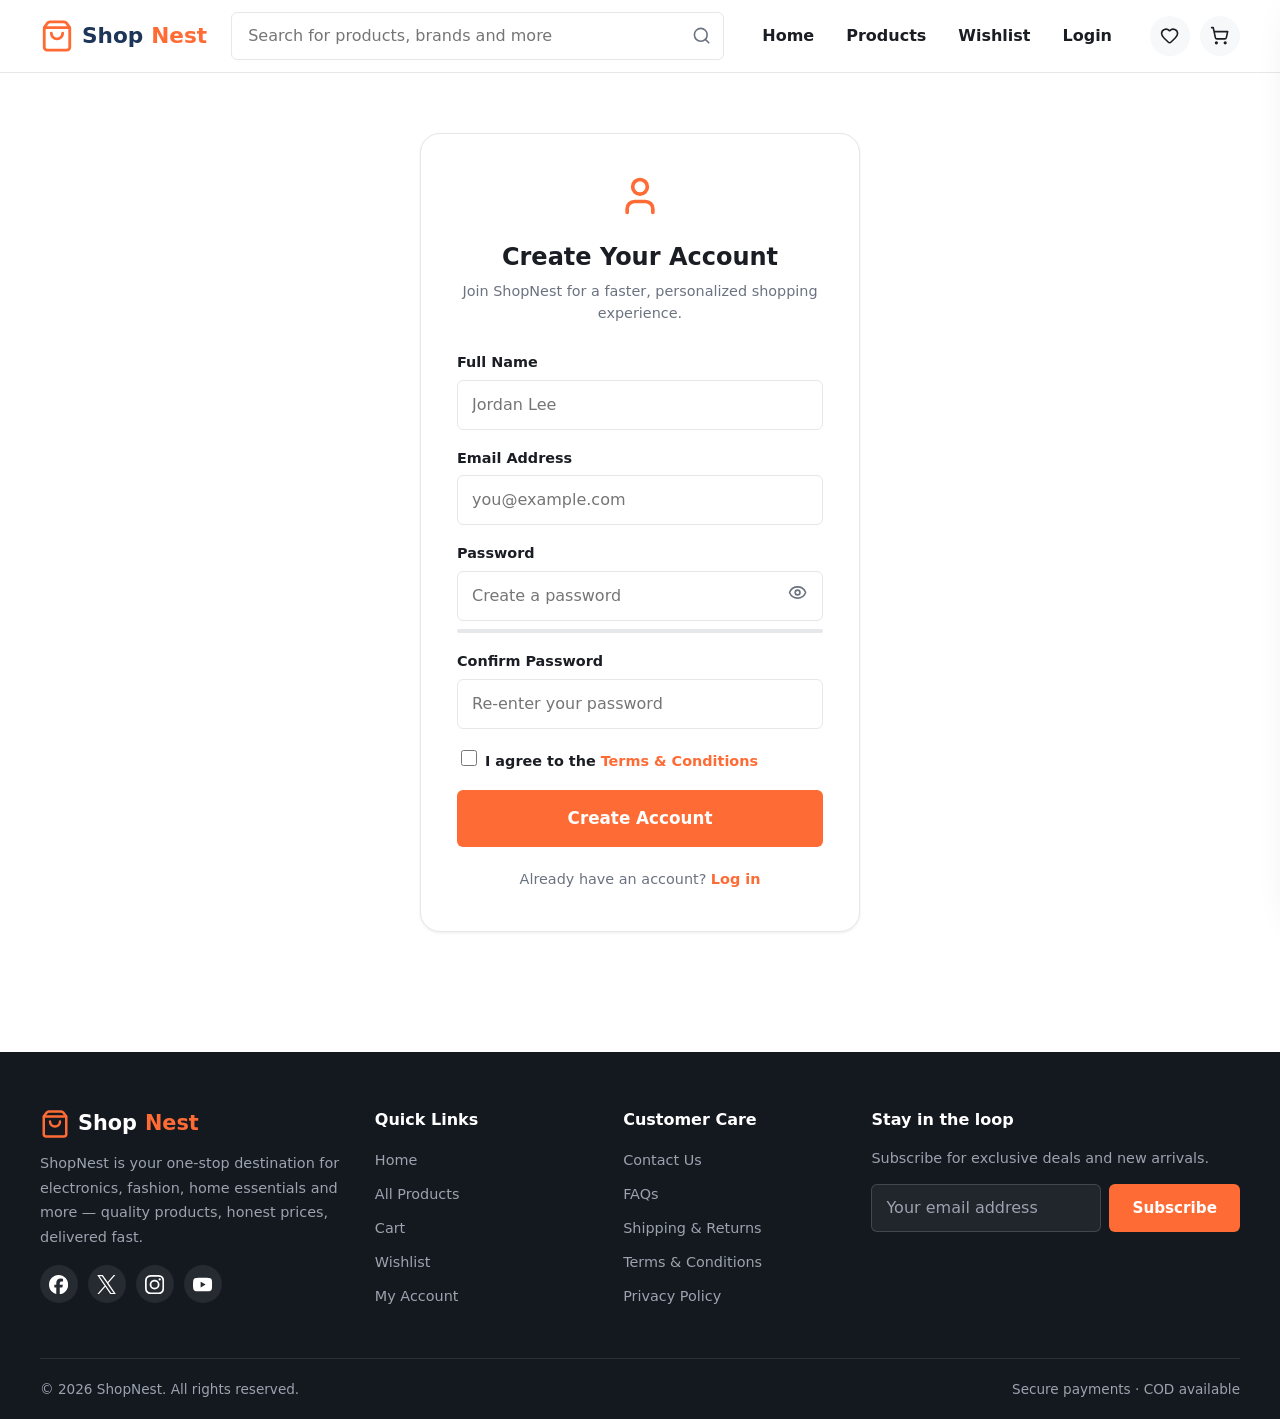
<file: pages/register.html>
<!DOCTYPE html>
<html lang="en">
<head>
<meta charset="UTF-8">
<!-- Google tag (gtag.js) -->
<script async src="https://www.googletagmanager.com/gtag/js?id=G-NTYM71CVKV"></script>
<script>
  window.dataLayer = window.dataLayer || [];
  function gtag(){dataLayer.push(arguments);}
  gtag('js', new Date());

  gtag('config', 'G-NTYM71CVKV');
</script>
<meta name="viewport" content="width=device-width, initial-scale=1.0">
<title>Create Account — ShopNest</title>
<link rel="icon" type="image/svg+xml" href="../assets/favicon.svg">
<link rel="stylesheet" href="../css/style.css">
<link rel="stylesheet" href="../css/auth.css">
</head>
<body data-assets-root="../">

<header class="site-header">
  <div class="container navbar">
    <a href="../index.html" class="nav-logo">
      <svg class="icon"><use href="../assets/icons/logo.svg#icon"/></svg>
      Shop<span>Nest</span>
    </a>
    <div class="nav-search">
      <form data-nav-search-form>
        <input type="text" name="q" placeholder="Search for products, brands and more" autocomplete="off">
        <button type="submit" aria-label="Search"><svg class="icon"><use href="../assets/icons/search.svg#icon"/></svg></button>
      </form>
    </div>
    <nav class="nav-menu">
      <a href="../index.html">Home</a>
      <a href="products.html">Products</a>
      <a href="wishlist.html">Wishlist</a>
      <a href="login.html" data-account-link>Login</a>
    </nav>
    <div class="nav-actions">
      <a href="wishlist.html" class="btn-icon nav-icon-link" aria-label="Wishlist">
        <svg class="icon"><use href="../assets/icons/heart.svg#icon"/></svg>
        <span class="badge badge-hidden" data-wishlist-badge>0</span>
      </a>
      <a href="cart.html" class="btn-icon nav-icon-link" aria-label="Cart">
        <svg class="icon"><use href="../assets/icons/cart.svg#icon"/></svg>
        <span class="badge badge-hidden" data-cart-badge>0</span>
      </a>
      <button class="btn-icon nav-hamburger" data-hamburger aria-label="Open menu">
        <svg class="icon"><use href="../assets/icons/menu.svg#icon"/></svg>
      </button>
    </div>
  </div>
</header>

<div class="mobile-nav-overlay"></div>
<aside class="mobile-nav">
  <div class="mobile-nav-head">
    <strong>Menu</strong>
    <button data-mobile-close class="btn-icon" aria-label="Close menu"><svg class="icon"><use href="../assets/icons/close.svg#icon"/></svg></button>
  </div>
  <div class="mobile-nav-body">
    <a href="../index.html">Home</a>
    <a href="products.html">Products</a>
    <a href="wishlist.html">Wishlist</a>
    <a href="cart.html">Cart</a>
    <hr>
    <a href="login.html" data-mobile-account-link>Login</a>
    <a href="register.html">Register</a>
  </div>
</aside>

<main>
  <section class="auth-section">
    <div class="auth-card fade-in">
      <div class="auth-card-head">
        <svg class="icon"><use href="../assets/icons/user.svg#icon"/></svg>
        <h1>Create Your Account</h1>
        <p>Join ShopNest for a faster, personalized shopping experience.</p>
      </div>

      <form id="register-form" novalidate>
        <div class="form-group">
          <label for="reg-name">Full Name</label>
          <input type="text" class="form-control" id="reg-name" name="fullName" placeholder="Jordan Lee">
          <p class="form-error">Please enter your full name.</p>
        </div>
        <div class="form-group">
          <label for="reg-email">Email Address</label>
          <input type="text" class="form-control" id="reg-email" name="email" placeholder="you@example.com">
          <p class="form-error">Please enter a valid email address.</p>
        </div>
        <div class="form-group">
          <label for="reg-password">Password</label>
          <div class="input-icon-wrap">
            <input type="password" class="form-control" id="reg-password" name="password" placeholder="Create a password">
            <button type="button" class="input-icon-btn" data-toggle-password="reg-password" aria-label="Show password">
              <svg class="icon"><use href="../assets/icons/eye.svg#icon"/></svg>
            </button>
          </div>
          <div class="password-strength"><div class="password-strength-bar" data-password-strength-bar></div></div>
          <p class="form-error">Password must be 8+ characters and include a number.</p>
        </div>
        <div class="form-group">
          <label for="reg-confirm">Confirm Password</label>
          <input type="password" class="form-control" id="reg-confirm" name="confirmPassword" placeholder="Re-enter your password">
          <p class="form-error">Passwords do not match.</p>
        </div>
        <div class="form-group">
          <label class="checkbox-row"><input type="checkbox" name="terms"> I agree to the <a href="#" style="color:var(--color-primary);">Terms &amp; Conditions</a></label>
          <p class="form-error" data-terms-error>Please accept the terms to continue.</p>
        </div>
        <button type="submit" class="btn btn-primary btn-lg btn-block">Create Account</button>
      </form>

      <p class="auth-footer-link">Already have an account? <a href="login.html">Log in</a></p>
    </div>
  </section>
</main>

<footer class="site-footer">
  <div class="container">
    <div class="footer-grid">
      <div>
        <div class="footer-brand"><svg class="icon"><use href="../assets/icons/logo.svg#icon"/></svg>Shop<span style="color:var(--color-primary)">Nest</span></div>
        <p class="footer-about">ShopNest is your one-stop destination for electronics, fashion, home essentials and more — quality products, honest prices, delivered fast.</p>
        <div class="footer-social">
          <a href="#" aria-label="Facebook"><svg class="icon"><use href="../assets/icons/facebook.svg#icon"/></svg></a>
          <a href="#" aria-label="Twitter"><svg class="icon"><use href="../assets/icons/twitter.svg#icon"/></svg></a>
          <a href="#" aria-label="Instagram"><svg class="icon"><use href="../assets/icons/instagram.svg#icon"/></svg></a>
          <a href="#" aria-label="YouTube"><svg class="icon"><use href="../assets/icons/youtube.svg#icon"/></svg></a>
        </div>
      </div>
      <div class="footer-col">
        <h4>Quick Links</h4>
        <ul>
          <li><a href="../index.html">Home</a></li>
          <li><a href="products.html">All Products</a></li>
          <li><a href="cart.html">Cart</a></li>
          <li><a href="wishlist.html">Wishlist</a></li>
          <li><a href="login.html">My Account</a></li>
        </ul>
      </div>
      <div class="footer-col">
        <h4>Customer Care</h4>
        <ul>
          <li><a href="#">Contact Us</a></li>
          <li><a href="#">FAQs</a></li>
          <li><a href="#">Shipping &amp; Returns</a></li>
          <li><a href="#">Terms &amp; Conditions</a></li>
          <li><a href="#">Privacy Policy</a></li>
        </ul>
      </div>
      <div class="footer-col">
        <h4>Stay in the loop</h4>
        <p style="font-size:0.9rem;color:#9ca3af;">Subscribe for exclusive deals and new arrivals.</p>
        <form class="newsletter-form" data-newsletter-form>
          <input type="email" placeholder="Your email address" required>
          <button type="submit" class="btn btn-primary">Subscribe</button>
        </form>
      </div>
    </div>
    <div class="footer-bottom">
      <span>&copy; <span data-current-year></span> ShopNest. All rights reserved.</span>
      <div class="footer-payment-icons">Secure payments · COD available</div>
    </div>
  </div>
</footer>

<script src="../js/utils.js"></script>
<script src="../js/data/products.js"></script>
<script src="../js/nav.js"></script>
<script src="../js/footer.js"></script>
<script src="../js/auth.js"></script>
</body>
</html>
</file>
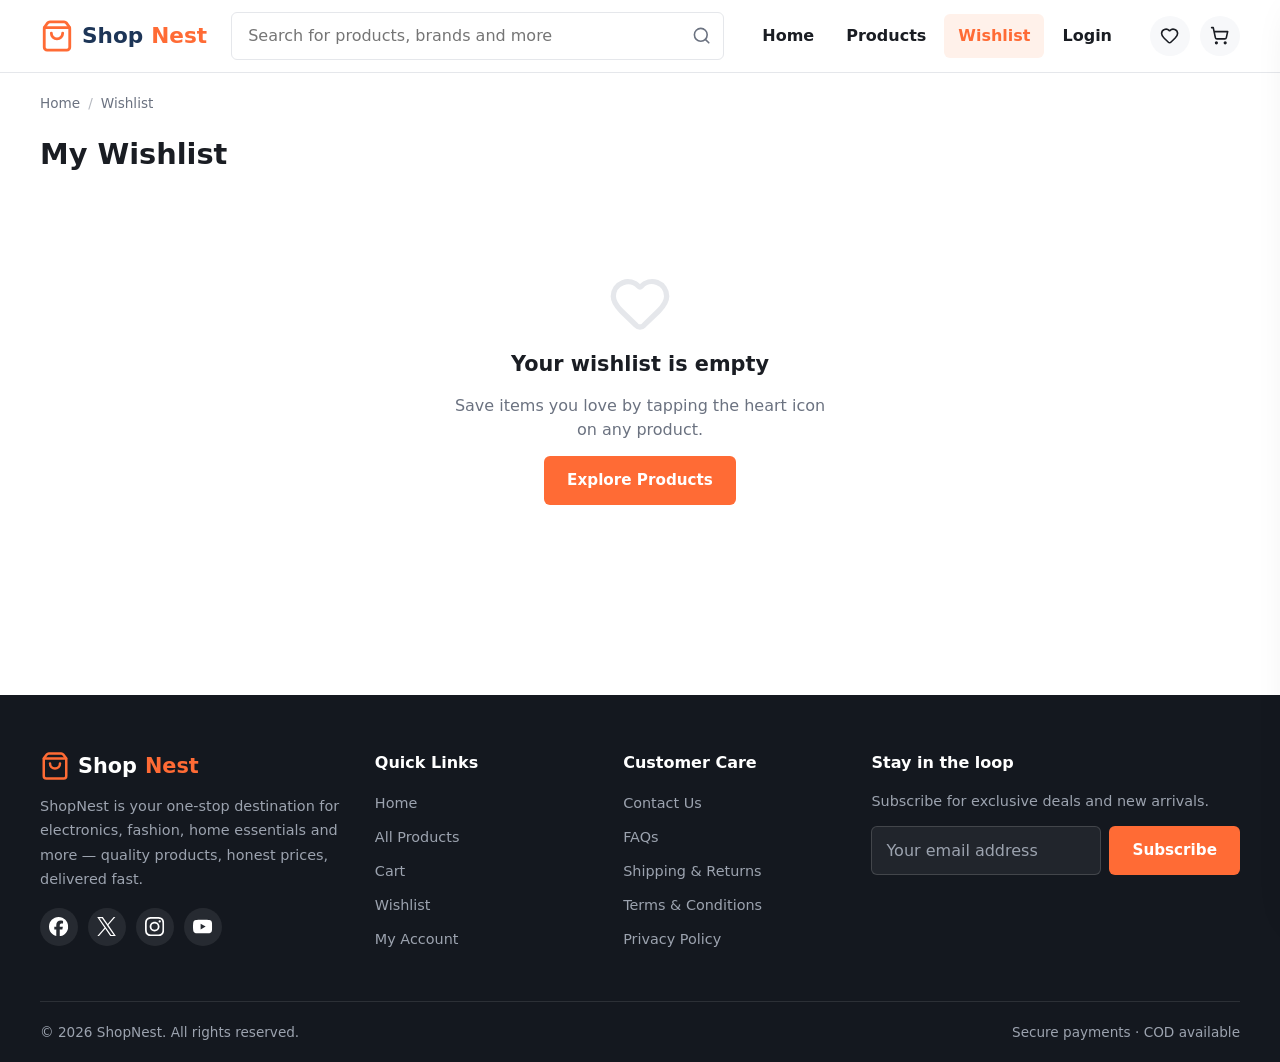
<file: pages/wishlist.html>
<!DOCTYPE html>
<html lang="en">
<head>
<meta charset="UTF-8">
<!-- Google tag (gtag.js) -->
<script async src="https://www.googletagmanager.com/gtag/js?id=G-NTYM71CVKV"></script>
<script>
  window.dataLayer = window.dataLayer || [];
  function gtag(){dataLayer.push(arguments);}
  gtag('js', new Date());

  gtag('config', 'G-NTYM71CVKV');
</script>
<meta name="viewport" content="width=device-width, initial-scale=1.0">
<title>My Wishlist — ShopNest</title>
<link rel="icon" type="image/svg+xml" href="../assets/favicon.svg">
<link rel="stylesheet" href="../css/style.css">
<link rel="stylesheet" href="../css/wishlist.css">
</head>
<body data-assets-root="../">

<header class="site-header">
  <div class="container navbar">
    <a href="../index.html" class="nav-logo">
      <svg class="icon"><use href="../assets/icons/logo.svg#icon"/></svg>
      Shop<span>Nest</span>
    </a>
    <div class="nav-search">
      <form data-nav-search-form>
        <input type="text" name="q" placeholder="Search for products, brands and more" autocomplete="off">
        <button type="submit" aria-label="Search"><svg class="icon"><use href="../assets/icons/search.svg#icon"/></svg></button>
      </form>
    </div>
    <nav class="nav-menu">
      <a href="../index.html">Home</a>
      <a href="products.html">Products</a>
      <a href="wishlist.html" class="active">Wishlist</a>
      <a href="login.html" data-account-link>Login</a>
    </nav>
    <div class="nav-actions">
      <a href="wishlist.html" class="btn-icon nav-icon-link" aria-label="Wishlist">
        <svg class="icon"><use href="../assets/icons/heart.svg#icon"/></svg>
        <span class="badge badge-hidden" data-wishlist-badge>0</span>
      </a>
      <a href="cart.html" class="btn-icon nav-icon-link" aria-label="Cart">
        <svg class="icon"><use href="../assets/icons/cart.svg#icon"/></svg>
        <span class="badge badge-hidden" data-cart-badge>0</span>
      </a>
      <button class="btn-icon nav-hamburger" data-hamburger aria-label="Open menu">
        <svg class="icon"><use href="../assets/icons/menu.svg#icon"/></svg>
      </button>
    </div>
  </div>
</header>

<div class="mobile-nav-overlay"></div>
<aside class="mobile-nav">
  <div class="mobile-nav-head">
    <strong>Menu</strong>
    <button data-mobile-close class="btn-icon" aria-label="Close menu"><svg class="icon"><use href="../assets/icons/close.svg#icon"/></svg></button>
  </div>
  <div class="mobile-nav-body">
    <a href="../index.html">Home</a>
    <a href="products.html">Products</a>
    <a href="wishlist.html">Wishlist</a>
    <a href="cart.html">Cart</a>
    <hr>
    <a href="login.html" data-mobile-account-link>Login</a>
    <a href="register.html">Register</a>
  </div>
</aside>

<main>
  <div class="container">
    <nav class="breadcrumb">
      <a href="../index.html">Home</a><span class="sep">/</span><span>Wishlist</span>
    </nav>
    <h1 class="page-title">My Wishlist</h1>

    <div data-wishlist-root>
      <!-- Populated by wishlist-page.js -->
    </div>
  </div>
</main>

<footer class="site-footer">
  <div class="container">
    <div class="footer-grid">
      <div>
        <div class="footer-brand"><svg class="icon"><use href="../assets/icons/logo.svg#icon"/></svg>Shop<span style="color:var(--color-primary)">Nest</span></div>
        <p class="footer-about">ShopNest is your one-stop destination for electronics, fashion, home essentials and more — quality products, honest prices, delivered fast.</p>
        <div class="footer-social">
          <a href="#" aria-label="Facebook"><svg class="icon"><use href="../assets/icons/facebook.svg#icon"/></svg></a>
          <a href="#" aria-label="Twitter"><svg class="icon"><use href="../assets/icons/twitter.svg#icon"/></svg></a>
          <a href="#" aria-label="Instagram"><svg class="icon"><use href="../assets/icons/instagram.svg#icon"/></svg></a>
          <a href="#" aria-label="YouTube"><svg class="icon"><use href="../assets/icons/youtube.svg#icon"/></svg></a>
        </div>
      </div>
      <div class="footer-col">
        <h4>Quick Links</h4>
        <ul>
          <li><a href="../index.html">Home</a></li>
          <li><a href="products.html">All Products</a></li>
          <li><a href="cart.html">Cart</a></li>
          <li><a href="wishlist.html">Wishlist</a></li>
          <li><a href="login.html">My Account</a></li>
        </ul>
      </div>
      <div class="footer-col">
        <h4>Customer Care</h4>
        <ul>
          <li><a href="#">Contact Us</a></li>
          <li><a href="#">FAQs</a></li>
          <li><a href="#">Shipping &amp; Returns</a></li>
          <li><a href="#">Terms &amp; Conditions</a></li>
          <li><a href="#">Privacy Policy</a></li>
        </ul>
      </div>
      <div class="footer-col">
        <h4>Stay in the loop</h4>
        <p style="font-size:0.9rem;color:#9ca3af;">Subscribe for exclusive deals and new arrivals.</p>
        <form class="newsletter-form" data-newsletter-form>
          <input type="email" placeholder="Your email address" required>
          <button type="submit" class="btn btn-primary">Subscribe</button>
        </form>
      </div>
    </div>
    <div class="footer-bottom">
      <span>&copy; <span data-current-year></span> ShopNest. All rights reserved.</span>
      <div class="footer-payment-icons">Secure payments · COD available</div>
    </div>
  </div>
</footer>

<script src="../js/utils.js"></script>
<script src="../js/data/products.js"></script>
<script src="../js/nav.js"></script>
<script src="../js/footer.js"></script>
<script src="../js/wishlist-page.js"></script>
</body>
</html>
</file>
<file: css/style.css>
/* ==========================================================================
   Global design system: variables, reset, layout primitives, navbar,
   footer, buttons, cards, forms, toasts, animations.
   Loaded on every page before page-specific stylesheets.
   ========================================================================== */

:root {
  --color-primary: #ff6b35;
  --color-primary-dark: #e2551f;
  --color-primary-light: #fff1ea;
  --color-secondary: #1d3557;
  --color-accent: #2a9d8f;
  --color-success: #16a34a;
  --color-danger: #dc2626;
  --color-warning: #f59e0b;

  --color-text: #1a1d23;
  --color-text-muted: #6b7280;
  --color-border: #e5e7eb;
  --color-bg: #ffffff;
  --color-bg-alt: #f7f8fa;
  --color-bg-dark: #14181f;

  --font-family: "Segoe UI", system-ui, -apple-system, "Helvetica Neue", Arial, sans-serif;

  --radius-sm: 6px;
  --radius-md: 12px;
  --radius-lg: 20px;

  --shadow-sm: 0 1px 3px rgba(20, 24, 31, 0.08);
  --shadow-md: 0 6px 18px rgba(20, 24, 31, 0.1);
  --shadow-lg: 0 16px 40px rgba(20, 24, 31, 0.14);

  --header-height: 72px;
  --container-width: 1240px;
  --transition-fast: 0.18s ease;
  --transition-med: 0.3s ease;
}

/* ---------- reset ---------- */

/* The [hidden] attribute must win over classes that set their own `display`
   (.summary-row, .empty-state, etc.) — author rules otherwise always beat
   the user-agent [hidden] rule regardless of selector specificity. */
[hidden] { display: none !important; }

*, *::before, *::after { box-sizing: border-box; }
html { scroll-behavior: smooth; }
body {
  margin: 0;
  font-family: var(--font-family);
  color: var(--color-text);
  background: var(--color-bg);
  line-height: 1.5;
  -webkit-font-smoothing: antialiased;
}
img { max-width: 100%; display: block; }
a { color: inherit; text-decoration: none; }
ul, ol { list-style: none; margin: 0; padding: 0; }
button, input, select, textarea { font: inherit; color: inherit; }
button { cursor: pointer; background: none; border: none; }
h1, h2, h3, h4, p { margin: 0; }
.icon { width: 1.2em; height: 1.2em; fill: none; flex-shrink: 0; }

/* ---------- layout helpers ---------- */

.container {
  width: 100%;
  max-width: var(--container-width);
  margin: 0 auto;
  padding: 0 20px;
}
.section { padding: 56px 0; }
.section-head {
  display: flex;
  align-items: baseline;
  justify-content: space-between;
  gap: 12px;
  margin-bottom: 28px;
}
.section-head h2 { font-size: 1.7rem; font-weight: 800; }
.section-head .link-more { color: var(--color-primary); font-weight: 600; white-space: nowrap; }
.section-head .link-more:hover { text-decoration: underline; }
.eyebrow {
  display: inline-block;
  color: var(--color-primary);
  font-weight: 700;
  font-size: 0.8rem;
  letter-spacing: 0.08em;
  text-transform: uppercase;
  margin-bottom: 8px;
}
main { min-height: 50vh; }

/* ---------- buttons ---------- */

.btn {
  display: inline-flex;
  align-items: center;
  justify-content: center;
  gap: 8px;
  padding: 12px 22px;
  border-radius: var(--radius-sm);
  font-weight: 600;
  font-size: 0.95rem;
  transition: transform var(--transition-fast), box-shadow var(--transition-fast), background var(--transition-fast), color var(--transition-fast), border-color var(--transition-fast);
  border: 1.5px solid transparent;
  white-space: nowrap;
}
.btn:active { transform: translateY(1px) scale(0.98); }
.btn-primary { background: var(--color-primary); color: #fff; }
.btn-primary:hover { background: var(--color-primary-dark); box-shadow: var(--shadow-md); }
.btn-secondary { background: var(--color-secondary); color: #fff; }
.btn-secondary:hover { background: #142438; box-shadow: var(--shadow-md); }
.btn-outline { background: transparent; border-color: var(--color-border); color: var(--color-text); }
.btn-outline:hover { border-color: var(--color-primary); color: var(--color-primary); }
.btn-ghost { background: transparent; color: var(--color-text-muted); }
.btn-ghost:hover { color: var(--color-primary); }
.btn-danger { background: transparent; border-color: var(--color-danger); color: var(--color-danger); }
.btn-danger:hover { background: var(--color-danger); color: #fff; }
.btn-block { width: 100%; }
.btn-sm { padding: 8px 14px; font-size: 0.85rem; }
.btn-lg { padding: 15px 30px; font-size: 1.05rem; }
.btn:disabled { opacity: 0.5; cursor: not-allowed; }
.btn:disabled:hover { box-shadow: none; }
.btn-icon {
  display: inline-flex; align-items: center; justify-content: center;
  width: 40px; height: 40px; border-radius: 50%;
  background: var(--color-bg-alt); color: var(--color-text);
  transition: background var(--transition-fast), color var(--transition-fast), transform var(--transition-fast);
}
.btn-icon:hover { background: var(--color-primary-light); color: var(--color-primary); transform: translateY(-2px); }
.btn-icon.active { color: var(--color-primary); }

/* ---------- badges ---------- */

.badge {
  display: inline-flex; align-items: center; justify-content: center;
  min-width: 20px; height: 20px; padding: 0 5px;
  font-size: 0.68rem; font-weight: 700; border-radius: 999px;
  background: var(--color-primary); color: #fff;
}
.badge-hidden { display: none !important; }
.badge-outline { background: var(--color-bg-alt); color: var(--color-text-muted); }
.badge-discount { background: var(--color-success); color: #fff; }
.badge-featured { background: var(--color-secondary); color: #fff; }

/* ---------- header / navbar ---------- */

.site-header {
  position: sticky; top: 0; z-index: 100;
  background: var(--color-bg);
  border-bottom: 1px solid var(--color-border);
  transition: box-shadow var(--transition-med);
}
.site-header.scrolled { box-shadow: var(--shadow-sm); }
.navbar {
  display: flex; align-items: center; gap: 24px;
  height: var(--header-height);
}
.nav-logo {
  display: flex; align-items: center; gap: 8px;
  font-size: 1.35rem; font-weight: 800; color: var(--color-secondary);
  flex-shrink: 0;
}
.nav-logo .icon { width: 34px; height: 34px; color: var(--color-primary); }
.nav-logo span { color: var(--color-primary); }

.nav-search { flex: 1; max-width: 560px; position: relative; }
.nav-search form { display: flex; }
.nav-search input {
  width: 100%; padding: 11px 44px 11px 16px;
  border: 1.5px solid var(--color-border); border-radius: var(--radius-sm);
  transition: border-color var(--transition-fast);
}
.nav-search input:focus { outline: none; border-color: var(--color-primary); }
.nav-search button {
  position: absolute; right: 4px; top: 50%; transform: translateY(-50%);
  width: 38px; height: 38px; border-radius: var(--radius-sm);
  display: flex; align-items: center; justify-content: center;
  color: var(--color-text-muted);
}
.nav-search button:hover { color: var(--color-primary); }

.nav-menu { display: flex; align-items: center; gap: 4px; }
.nav-menu a {
  padding: 10px 14px; border-radius: var(--radius-sm); font-weight: 600;
  color: var(--color-text); transition: color var(--transition-fast), background var(--transition-fast);
  position: relative;
}
.nav-menu a:hover, .nav-menu a.active { color: var(--color-primary); background: var(--color-primary-light); }

.nav-actions { display: flex; align-items: center; gap: 10px; flex-shrink: 0; }
.nav-icon-link { position: relative; }
.nav-icon-link .badge { position: absolute; top: -4px; right: -4px; }

.nav-hamburger { display: none; }

.mobile-nav-overlay {
  position: fixed; inset: 0; background: rgba(20, 24, 31, 0.45);
  z-index: 199; opacity: 0; pointer-events: none; transition: opacity var(--transition-med);
}
.mobile-nav-overlay.open { opacity: 1; pointer-events: auto; }

.mobile-nav {
  position: fixed; top: 0; right: -320px; width: 300px; max-width: 85vw; height: 100%;
  background: var(--color-bg); z-index: 200; box-shadow: var(--shadow-lg);
  transition: right var(--transition-med); display: flex; flex-direction: column;
  overflow-y: auto;
}
.mobile-nav.open { right: 0; }
.mobile-nav-head { display: flex; align-items: center; justify-content: space-between; padding: 18px 20px; border-bottom: 1px solid var(--color-border); }
.mobile-nav-head strong { font-size: 1.1rem; }
.mobile-nav-body { padding: 10px 8px; display: flex; flex-direction: column; }
.mobile-nav-body a {
  padding: 14px 16px; border-radius: var(--radius-sm); font-weight: 600;
  display: flex; align-items: center; gap: 10px;
}
.mobile-nav-body a:hover, .mobile-nav-body a.active { background: var(--color-primary-light); color: var(--color-primary); }
.mobile-nav-body hr { border: none; border-top: 1px solid var(--color-border); margin: 8px 12px; }

/* ---------- product card ---------- */

.product-grid {
  display: grid;
  grid-template-columns: repeat(auto-fill, minmax(230px, 1fr));
  gap: 22px;
}
.product-card {
  background: var(--color-bg);
  border: 1px solid var(--color-border);
  border-radius: var(--radius-md);
  overflow: hidden;
  transition: transform var(--transition-fast), box-shadow var(--transition-fast), border-color var(--transition-fast);
  display: flex; flex-direction: column;
  position: relative;
}
.product-card:hover { transform: translateY(-6px); box-shadow: var(--shadow-md); border-color: transparent; }
.product-card-media { position: relative; aspect-ratio: 1 / 1; overflow: hidden; background: var(--color-bg-alt); }
.product-card-media img { width: 100%; height: 100%; object-fit: cover; transition: transform var(--transition-med); }
.product-card:hover .product-card-media img { transform: scale(1.08); }
.product-card-badges { position: absolute; top: 10px; left: 10px; display: flex; flex-direction: column; gap: 6px; }
.product-card-wishlist {
  position: absolute; top: 10px; right: 10px; width: 36px; height: 36px;
  background: rgba(255,255,255,0.92); border-radius: 50%;
  display: flex; align-items: center; justify-content: center; color: var(--color-text-muted);
  transition: color var(--transition-fast), transform var(--transition-fast);
}
.product-card-wishlist:hover { transform: scale(1.1); }
.product-card-wishlist.active { color: var(--color-primary); }
.product-card-body { padding: 14px 16px 16px; display: flex; flex-direction: column; gap: 6px; flex: 1; }
.product-card-cat { font-size: 0.72rem; color: var(--color-text-muted); text-transform: uppercase; letter-spacing: 0.05em; }
.product-card-name {
  font-weight: 600; font-size: 0.95rem; line-height: 1.35;
  display: -webkit-box; -webkit-line-clamp: 2; -webkit-box-orient: vertical; overflow: hidden;
  min-height: 2.6em;
}
.product-card-rating { display: flex; align-items: center; gap: 6px; font-size: 0.8rem; color: var(--color-text-muted); }
.star-row { display: inline-flex; gap: 1px; }
.star-row .icon { width: 14px; height: 14px; }
.star-full, .star-half { color: #f59e0b; }
.star-empty { color: #d1d5db; }
.product-card-price { display: flex; align-items: baseline; gap: 8px; margin-top: 2px; }
.price-current { font-size: 1.15rem; font-weight: 800; }
.price-original { font-size: 0.85rem; color: var(--color-text-muted); text-decoration: line-through; }
.price-discount { font-size: 0.8rem; color: var(--color-success); font-weight: 700; }
.product-card-actions { margin-top: 10px; }
.product-card-stock-out { color: var(--color-danger); font-size: 0.8rem; font-weight: 700; }

/* ---------- forms ---------- */

.form-group { margin-bottom: 18px; }
.form-group label { display: block; font-weight: 600; font-size: 0.9rem; margin-bottom: 6px; }
.form-control {
  width: 100%; padding: 12px 14px; border: 1.5px solid var(--color-border);
  border-radius: var(--radius-sm); transition: border-color var(--transition-fast), box-shadow var(--transition-fast);
  background: var(--color-bg);
}
.form-control:focus { outline: none; border-color: var(--color-primary); box-shadow: 0 0 0 3px var(--color-primary-light); }
.form-control.invalid { border-color: var(--color-danger); }
.form-row { display: flex; gap: 16px; }
.form-row .form-group { flex: 1; }
.form-error { color: var(--color-danger); font-size: 0.8rem; margin-top: 5px; display: none; }
.form-error.show { display: block; }
.form-hint { color: var(--color-text-muted); font-size: 0.8rem; margin-top: 5px; }
.input-icon-wrap { position: relative; }
.input-icon-wrap .form-control { padding-right: 44px; }
.input-icon-btn { position: absolute; right: 10px; top: 50%; transform: translateY(-50%); color: var(--color-text-muted); }
.checkbox-row { display: flex; align-items: center; gap: 8px; font-size: 0.9rem; }
.checkbox-row input { width: 16px; height: 16px; accent-color: var(--color-primary); }
select.form-control { appearance: none; background-image: url("data:image/svg+xml,%3Csvg xmlns='http://www.w3.org/2000/svg' viewBox='0 0 24 24' fill='none' stroke='%236b7280' stroke-width='2'%3E%3Cpolyline points='6 9 12 15 18 9'/%3E%3C/svg%3E"); background-repeat: no-repeat; background-position: right 12px center; background-size: 18px; padding-right: 36px; }

/* ---------- toasts ---------- */

.toast-container {
  position: fixed; bottom: 24px; right: 24px; z-index: 1000;
  display: flex; flex-direction: column; gap: 10px;
}
.toast {
  background: var(--color-secondary); color: #fff; padding: 14px 20px;
  border-radius: var(--radius-sm); box-shadow: var(--shadow-lg);
  transform: translateX(120%); opacity: 0; transition: transform var(--transition-med), opacity var(--transition-med);
  font-weight: 600; font-size: 0.9rem; max-width: 320px;
}
.toast-visible { transform: translateX(0); opacity: 1; }
.toast-success { background: var(--color-success); }
.toast-error { background: var(--color-danger); }

/* ---------- footer ---------- */

.site-footer { background: var(--color-bg-dark); color: #d1d5db; padding: 56px 0 0; margin-top: 60px; }
.footer-grid {
  display: grid; grid-template-columns: 1.4fr 1fr 1fr 1.3fr; gap: 32px;
  padding-bottom: 40px; border-bottom: 1px solid rgba(255,255,255,0.1);
}
.footer-brand { display: flex; align-items: center; gap: 8px; font-size: 1.3rem; font-weight: 800; color: #fff; margin-bottom: 12px; }
.footer-brand .icon { width: 30px; height: 30px; color: var(--color-primary); }
.footer-about { font-size: 0.9rem; line-height: 1.7; color: #9ca3af; max-width: 320px; }
.footer-col h4 { color: #fff; font-size: 1rem; margin-bottom: 16px; }
.footer-col ul li { margin-bottom: 10px; }
.footer-col a { color: #9ca3af; font-size: 0.9rem; transition: color var(--transition-fast); }
.footer-col a:hover { color: var(--color-primary); }
.footer-social { display: flex; gap: 10px; margin-top: 16px; }
.footer-social a {
  width: 38px; height: 38px; border-radius: 50%; background: rgba(255,255,255,0.08);
  display: flex; align-items: center; justify-content: center; color: #fff;
  transition: background var(--transition-fast), transform var(--transition-fast);
}
.footer-social a:hover { background: var(--color-primary); transform: translateY(-3px); }
.newsletter-form { display: flex; gap: 8px; margin-top: 14px; }
.newsletter-form input {
  flex: 1; padding: 11px 14px; border-radius: var(--radius-sm); border: 1.5px solid rgba(255,255,255,0.15);
  background: rgba(255,255,255,0.06); color: #fff;
}
.newsletter-form input::placeholder { color: #9ca3af; }
.newsletter-form input:focus { outline: none; border-color: var(--color-primary); }
.footer-bottom { display: flex; align-items: center; justify-content: space-between; padding: 20px 0; font-size: 0.85rem; color: #9ca3af; flex-wrap: wrap; gap: 10px; }
.footer-payment-icons { display: flex; gap: 10px; color: #9ca3af; }

/* ---------- misc components ---------- */

.page-title { font-size: 1.8rem; font-weight: 800; margin-bottom: 24px; }

/* Shared order-summary row layout, used on both the Cart and Checkout pages. */
.summary-row { display: flex; justify-content: space-between; gap: 12px; font-size: 0.92rem; margin-bottom: 12px; color: var(--color-text-muted); }
.summary-row.total { font-size: 1.15rem; font-weight: 800; color: var(--color-text); padding-top: 14px; border-top: 1px solid var(--color-border); margin-top: 6px; }

.breadcrumb { display: flex; align-items: center; gap: 8px; font-size: 0.85rem; color: var(--color-text-muted); margin-bottom: 20px; flex-wrap: wrap; }
.breadcrumb a:hover { color: var(--color-primary); }
.breadcrumb .sep { opacity: 0.5; }

.empty-state {
  display: flex; flex-direction: column; align-items: center; justify-content: center;
  text-align: center; padding: 70px 20px; gap: 14px;
}
.empty-state .icon { width: 64px; height: 64px; color: var(--color-border); }
.empty-state h3 { font-size: 1.3rem; }
.empty-state p { color: var(--color-text-muted); max-width: 380px; }

.reveal { opacity: 0; transform: translateY(24px); transition: opacity 0.6s ease, transform 0.6s ease; }
.reveal.in-view { opacity: 1; transform: translateY(0); }

.spinner {
  width: 18px; height: 18px; border: 2.5px solid rgba(255,255,255,0.4);
  border-top-color: #fff; border-radius: 50%; animation: spin 0.7s linear infinite;
}
@keyframes spin { to { transform: rotate(360deg); } }

@keyframes fadeIn { from { opacity: 0; } to { opacity: 1; } }
.fade-in { animation: fadeIn 0.4s ease; }

/* ---------- responsive ---------- */

@media (max-width: 992px) {
  .footer-grid { grid-template-columns: 1fr 1fr; }
}

@media (max-width: 860px) {
  .nav-search { display: none; }
  .nav-menu { display: none; }
  .nav-hamburger { display: flex; }
  .navbar { gap: 12px; }
}

@media (max-width: 600px) {
  .section { padding: 40px 0; }
  .footer-grid { grid-template-columns: 1fr; gap: 28px; }
  .form-row { flex-direction: column; gap: 0; }
  .footer-bottom { flex-direction: column; align-items: flex-start; }

  /* Two columns instead of one long stacked column of full-width cards. */
  .product-grid { grid-template-columns: repeat(2, 1fr); gap: 14px; }
  .product-card-body { padding: 10px 10px 12px; gap: 4px; }
  .product-card-name { font-size: 0.82rem; min-height: 2.3em; }
  .price-current { font-size: 1rem; }
  .price-original { font-size: 0.75rem; }
}
</file>
<file: css/home.css>
/* ==========================================================================
   Home page: hero slider, trust strip, category grid, promo cards,
   newsletter banner.
   ========================================================================== */

/* ---------- hero ---------- */

.hero { position: relative; overflow: hidden; height: 480px; }
.hero-slides { position: relative; width: 100%; height: 100%; }
.hero-slide {
  position: absolute; inset: 0; opacity: 0; pointer-events: none;
  transition: opacity 0.7s ease;
  display: flex; align-items: center;
  background-size: cover;
  background-position: center;
}
.hero-slide.active { opacity: 1; pointer-events: auto; }
.hero-slide-inner { width: 100%; }
.hero-copy { max-width: 540px; color: #fff; }
.hero-copy h1 { font-size: 2.6rem; font-weight: 800; line-height: 1.15; margin: 6px 0 14px; text-shadow: 0 2px 16px rgba(0,0,0,0.35); }
.hero-copy p { font-size: 1.05rem; opacity: 0.92; margin-bottom: 26px; text-shadow: 0 1px 8px rgba(0,0,0,0.3); }
.hero-arrow {
  position: absolute; top: 50%; transform: translateY(-50%);
  width: 44px; height: 44px; border-radius: 50%;
  background: rgba(255,255,255,0.18); color: #fff;
  display: flex; align-items: center; justify-content: center;
  transition: background var(--transition-fast);
  backdrop-filter: blur(2px);
}
.hero-arrow:hover { background: rgba(255,255,255,0.32); }
.hero-arrow-left { left: 20px; }
.hero-arrow-right { right: 20px; }
.hero-dots { position: absolute; bottom: 18px; left: 0; right: 0; display: flex; justify-content: center; gap: 8px; }
.hero-dots button { width: 9px; height: 9px; border-radius: 50%; background: rgba(255,255,255,0.45); transition: background var(--transition-fast), width var(--transition-fast); }
.hero-dots button.active { background: #fff; width: 26px; border-radius: 5px; }

/* ---------- trust strip ---------- */

.trust-strip { background: var(--color-bg-alt); padding: 30px 0; }
.trust-grid { display: grid; grid-template-columns: repeat(4, 1fr); gap: 20px; }
.trust-item { display: flex; align-items: center; gap: 14px; }
.trust-item .icon { width: 34px; height: 34px; color: var(--color-primary); flex-shrink: 0; }
.trust-item strong { display: block; font-size: 0.95rem; }
.trust-item span { font-size: 0.8rem; color: var(--color-text-muted); }

.section-alt { background: var(--color-bg-alt); }

/* ---------- category grid ---------- */

.category-grid { display: grid; grid-template-columns: repeat(auto-fill, minmax(150px, 1fr)); gap: 18px; }
.category-card {
  display: flex; flex-direction: column; align-items: center; gap: 12px;
  padding: 26px 14px; border-radius: var(--radius-md); background: var(--color-bg);
  border: 1px solid var(--color-border); text-align: center;
  transition: transform var(--transition-fast), box-shadow var(--transition-fast), border-color var(--transition-fast);
}
.category-card:hover { transform: translateY(-5px); box-shadow: var(--shadow-md); border-color: transparent; }
.category-card-icon {
  width: 60px; height: 60px; border-radius: 50%; background: var(--color-primary-light);
  display: flex; align-items: center; justify-content: center;
}
.category-card-icon .icon { width: 28px; height: 28px; color: var(--color-primary); }
.category-card span { font-weight: 600; font-size: 0.88rem; }

/* ---------- promo cards ---------- */

.promo-grid { display: grid; grid-template-columns: 1fr 1fr; gap: 20px; }
.promo-card {
  display: flex; flex-direction: column; align-items: flex-start; gap: 6px;
  padding: 34px; border-radius: var(--radius-lg); color: #fff; min-height: 190px;
  background-size: cover; background-position: center;
  transition: transform var(--transition-fast), box-shadow var(--transition-fast);
}
.promo-card:hover { transform: translateY(-6px); box-shadow: var(--shadow-lg); }
.promo-card h3 { font-size: 1.5rem; font-weight: 800; margin-bottom: 2px; }
.promo-card p { opacity: 0.92; }
.promo-cta { margin-top: 12px; font-weight: 700; }

/* ---------- newsletter section ---------- */

.newsletter-section { background: var(--color-secondary); border-radius: var(--radius-lg); margin: 0 20px 60px; padding: 48px 40px; }
.newsletter-inner { display: flex; align-items: center; justify-content: space-between; gap: 30px; flex-wrap: wrap; color: #fff; padding: 0; }
.newsletter-inner h2 { font-size: 1.6rem; margin-bottom: 6px; }
.newsletter-inner p { opacity: 0.85; }
.newsletter-form-lg { min-width: 360px; }
.newsletter-form-lg input { padding: 13px 16px; }

/* ---------- responsive ---------- */

@media (max-width: 992px) {
  .trust-grid { grid-template-columns: repeat(2, 1fr); gap: 24px; }
  .promo-grid { grid-template-columns: 1fr; }
}

@media (max-width: 700px) {
  .hero { height: 420px; }
  .hero-copy { max-width: 78%; }
  .hero-copy h1 { font-size: 1.9rem; }
  .hero-arrow { display: none; }
  .newsletter-inner { flex-direction: column; align-items: flex-start; }
  .newsletter-form-lg { width: 100%; min-width: 0; }
  .newsletter-section { margin: 0 12px 40px; padding: 32px 22px; }
}

@media (max-width: 480px) {
  .hero { height: 380px; }
  .hero-copy p { display: none; }
  .trust-grid { grid-template-columns: 1fr; }
}
</file>
<file: css/cart.css>
/* ==========================================================================
   Shopping cart page: line items, order summary sidebar.
   ========================================================================== */

main { padding-top: 20px; padding-bottom: 60px; }

.cart-layout { display: grid; grid-template-columns: 1fr 340px; gap: 30px; align-items: start; }

.cart-items { display: flex; flex-direction: column; gap: 16px; }
.cart-item {
  display: grid; grid-template-columns: 90px 1fr auto auto; align-items: center; gap: 18px;
  padding: 16px; border: 1px solid var(--color-border); border-radius: var(--radius-md);
  transition: box-shadow var(--transition-fast);
}
.cart-item:hover { box-shadow: var(--shadow-sm); }
.cart-item-media { width: 90px; height: 90px; border-radius: var(--radius-sm); overflow: hidden; background: var(--color-bg-alt); }
.cart-item-media img { width: 100%; height: 100%; object-fit: cover; }
.cart-item-info a { font-weight: 600; }
.cart-item-info a:hover { color: var(--color-primary); }
.cart-item-cat { font-size: 0.78rem; color: var(--color-text-muted); text-transform: uppercase; letter-spacing: 0.04em; }
.cart-item-price { font-size: 0.9rem; color: var(--color-text-muted); margin-top: 4px; }
.cart-item-qty { display: flex; align-items: center; gap: 10px; }
.cart-item-subtotal { font-weight: 800; font-size: 1.05rem; min-width: 90px; text-align: right; }
.cart-item-remove { color: var(--color-text-muted); transition: color var(--transition-fast); }
.cart-item-remove:hover { color: var(--color-danger); }
.cart-item-actions { display: flex; flex-direction: column; align-items: flex-end; gap: 10px; }

.order-summary {
  border: 1px solid var(--color-border); border-radius: var(--radius-md); padding: 24px;
  position: sticky; top: calc(var(--header-height) + 16px);
}
.order-summary h3 { font-size: 1.15rem; margin-bottom: 18px; }
.promo-row { display: flex; gap: 8px; margin: 16px 0; }
.promo-row input { flex: 1; padding: 10px 12px; border: 1.5px solid var(--color-border); border-radius: var(--radius-sm); }
.promo-feedback { font-size: 0.8rem; margin-top: -8px; margin-bottom: 14px; min-height: 1em; }
.promo-feedback.success { color: var(--color-success); }
.promo-feedback.error { color: var(--color-danger); }

@media (max-width: 900px) {
  .cart-layout { grid-template-columns: 1fr; }
  .order-summary { position: static; }
}

@media (max-width: 620px) {
  .cart-item { grid-template-columns: 64px 1fr; grid-template-areas: "media info" "media qty" "media actions"; }
  .cart-item-media { grid-area: media; width: 64px; height: 64px; }
  .cart-item-info { grid-area: info; }
  .cart-item-qty { grid-area: qty; }
  .cart-item-actions { grid-area: actions; flex-direction: row; align-items: center; justify-content: space-between; width: 100%; }
}
</file>
<file: css/checkout.css>
/* ==========================================================================
   Checkout page: shipping/payment forms, order summary, confirmation panel.
   ========================================================================== */

main { padding-top: 20px; padding-bottom: 60px; }

.checkout-layout { display: grid; grid-template-columns: 1fr 360px; gap: 30px; align-items: start; }

.checkout-card { border: 1px solid var(--color-border); border-radius: var(--radius-md); padding: 26px; margin-bottom: 24px; }
.checkout-card h3 { font-size: 1.15rem; margin-bottom: 20px; display: flex; align-items: center; gap: 10px; }
.checkout-card h3 .step-num {
  width: 26px; height: 26px; border-radius: 50%; background: var(--color-primary); color: #fff;
  display: inline-flex; align-items: center; justify-content: center; font-size: 0.85rem;
}

.payment-methods { display: flex; gap: 14px; margin-bottom: 20px; flex-wrap: wrap; }
.payment-method {
  flex: 1; min-width: 160px; border: 1.5px solid var(--color-border); border-radius: var(--radius-sm);
  padding: 14px; display: flex; align-items: center; gap: 10px; cursor: pointer; transition: border-color var(--transition-fast), background var(--transition-fast);
}
.payment-method:hover { border-color: var(--color-primary); }
.payment-method.active { border-color: var(--color-primary); background: var(--color-primary-light); }
.payment-method input { accent-color: var(--color-primary); }

.card-fields { display: none; }
.card-fields.show { display: block; }

.checkout-summary { border: 1px solid var(--color-border); border-radius: var(--radius-md); padding: 24px; position: sticky; top: calc(var(--header-height) + 16px); }
.checkout-summary h3 { font-size: 1.1rem; margin-bottom: 16px; }
.summary-item { display: flex; gap: 12px; align-items: center; margin-bottom: 14px; }
.summary-item img { width: 52px; height: 52px; border-radius: var(--radius-sm); object-fit: cover; background: var(--color-bg-alt); }
.summary-item-name { font-size: 0.85rem; font-weight: 600; line-height: 1.3; }
.summary-item-qty { font-size: 0.78rem; color: var(--color-text-muted); }
.summary-item-price { margin-left: auto; font-weight: 700; font-size: 0.9rem; white-space: nowrap; }
.summary-divider { border: none; border-top: 1px solid var(--color-border); margin: 16px 0; }

/* ---------- confirmation ---------- */

.order-confirmation { text-align: center; padding: 50px 20px; max-width: 560px; margin: 0 auto; }
.confirmation-icon {
  width: 84px; height: 84px; border-radius: 50%; background: #dcfce7; color: var(--color-success);
  display: flex; align-items: center; justify-content: center; margin: 0 auto 24px;
}
.confirmation-icon .icon { width: 42px; height: 42px; }
.order-confirmation h2 { font-size: 1.6rem; margin-bottom: 10px; }
.order-confirmation p { color: var(--color-text-muted); margin-bottom: 6px; }
.order-number { font-weight: 800; color: var(--color-primary); font-size: 1.1rem; }
.confirmation-details { text-align: left; border: 1px solid var(--color-border); border-radius: var(--radius-md); padding: 20px; margin: 26px 0; }
.confirmation-actions { display: flex; gap: 12px; justify-content: center; margin-top: 10px; flex-wrap: wrap; }

@media (max-width: 900px) {
  .checkout-layout { grid-template-columns: 1fr; }
  .checkout-summary { position: static; }
}
</file>
<file: css/auth.css>
/* ==========================================================================
   Auth pages: login, register, forgot-password — centered card layout.
   ========================================================================== */

.auth-section { padding: 60px 20px; display: flex; justify-content: center; }
.auth-card {
  width: 100%; max-width: 440px; background: var(--color-bg);
  border: 1px solid var(--color-border); border-radius: var(--radius-lg);
  padding: 40px 36px; box-shadow: var(--shadow-sm);
}
.auth-card-head { text-align: center; margin-bottom: 28px; }
.auth-card-head .icon { width: 44px; height: 44px; color: var(--color-primary); margin: 0 auto 14px; }
.auth-card-head h1 { font-size: 1.5rem; font-weight: 800; margin-bottom: 6px; }
.auth-card-head p { color: var(--color-text-muted); font-size: 0.9rem; }

.auth-row-between { display: flex; align-items: center; justify-content: space-between; margin-bottom: 20px; font-size: 0.88rem; }
.auth-row-between a:hover { color: var(--color-primary); text-decoration: underline; }

.auth-footer-link { text-align: center; margin-top: 22px; font-size: 0.9rem; color: var(--color-text-muted); }
.auth-footer-link a { color: var(--color-primary); font-weight: 700; }
.auth-footer-link a:hover { text-decoration: underline; }

.auth-success { text-align: center; }
.auth-success-icon {
  width: 70px; height: 70px; border-radius: 50%; background: #dcfce7; color: var(--color-success);
  display: flex; align-items: center; justify-content: center; margin: 0 auto 20px;
}
.auth-success-icon .icon { width: 34px; height: 34px; }

.password-strength { height: 4px; border-radius: 2px; background: var(--color-border); margin-top: 8px; overflow: hidden; }
.password-strength-bar { height: 100%; width: 0; transition: width var(--transition-fast), background var(--transition-fast); }

@media (max-width: 480px) {
  .auth-card { padding: 30px 22px; }
}
</file>
<file: css/product-detail.css>
/* ==========================================================================
   Product detail page: image gallery, info panel, tabs, related products.
   ========================================================================== */

main { padding-top: 20px; padding-bottom: 60px; }

.pd-layout { display: grid; grid-template-columns: 460px 1fr; gap: 44px; margin-bottom: 50px; }

/* ---------- gallery ---------- */

.pd-gallery-main {
  aspect-ratio: 1 / 1; border-radius: var(--radius-lg); overflow: hidden;
  background: var(--color-bg-alt); border: 1px solid var(--color-border); margin-bottom: 14px;
}
.pd-gallery-main img { width: 100%; height: 100%; object-fit: cover; }
.pd-gallery-thumbs { display: flex; gap: 12px; }
.pd-thumb {
  width: 84px; height: 84px; border-radius: var(--radius-sm); overflow: hidden; cursor: pointer;
  border: 2px solid var(--color-border); transition: border-color var(--transition-fast);
  background: var(--color-bg-alt); flex-shrink: 0;
}
.pd-thumb.active { border-color: var(--color-primary); }
.pd-thumb img { width: 100%; height: 100%; object-fit: cover; }

/* ---------- info panel ---------- */

.pd-info h1 { font-size: 1.7rem; font-weight: 800; margin-bottom: 10px; }
.pd-rating-row { display: flex; align-items: center; gap: 10px; margin-bottom: 14px; }
.pd-rating-row .star-row .icon { width: 17px; height: 17px; }
.pd-rating-row a { color: var(--color-text-muted); font-size: 0.9rem; }
.pd-rating-row a:hover { color: var(--color-primary); text-decoration: underline; }

.pd-price-row { display: flex; align-items: baseline; gap: 12px; margin-bottom: 6px; }
.pd-price-row .price-current { font-size: 2rem; }
.pd-price-row .price-discount { font-size: 0.95rem; }
.pd-stock { font-size: 0.9rem; font-weight: 600; margin-bottom: 20px; }
.pd-stock.in { color: var(--color-success); }
.pd-stock.out { color: var(--color-danger); }
.pd-desc { color: var(--color-text-muted); line-height: 1.7; margin-bottom: 24px; max-width: 60ch; }

.pd-qty-row { display: flex; align-items: center; gap: 18px; margin-bottom: 22px; flex-wrap: wrap; }
.qty-stepper { display: flex; align-items: center; border: 1.5px solid var(--color-border); border-radius: var(--radius-sm); }
.qty-stepper button {
  width: 42px; height: 42px; display: flex; align-items: center; justify-content: center;
  color: var(--color-text-muted); transition: color var(--transition-fast);
}
.qty-stepper button:hover:not(:disabled) { color: var(--color-primary); }
.qty-stepper button:disabled { opacity: 0.4; cursor: not-allowed; }
.qty-stepper input {
  width: 48px; text-align: center; border: none; border-left: 1.5px solid var(--color-border); border-right: 1.5px solid var(--color-border);
  height: 42px; font-weight: 700;
}
.qty-stepper .icon { width: 16px; height: 16px; }

.pd-action-row { display: flex; gap: 12px; margin-bottom: 28px; flex-wrap: wrap; }
.pd-action-row .btn-lg { min-width: 200px; }

.pd-trust-mini { display: flex; flex-wrap: wrap; gap: 18px; padding-top: 20px; border-top: 1px solid var(--color-border); }
.pd-trust-mini div { display: flex; align-items: center; gap: 8px; font-size: 0.85rem; color: var(--color-text-muted); }
.pd-trust-mini .icon { width: 20px; height: 20px; color: var(--color-primary); }

/* ---------- tabs ---------- */

.pd-tabs { margin-bottom: 50px; }
.pd-tab-nav { display: flex; gap: 6px; border-bottom: 1.5px solid var(--color-border); margin-bottom: 24px; }
.pd-tab-nav button {
  padding: 14px 20px; font-weight: 700; color: var(--color-text-muted); position: relative; white-space: nowrap;
}
.pd-tab-nav button.active { color: var(--color-primary); }
.pd-tab-nav button.active::after {
  content: ""; position: absolute; bottom: -1.5px; left: 0; right: 0; height: 2.5px; background: var(--color-primary);
}
.pd-tab-panel { display: none; }
.pd-tab-panel.active { display: block; }
.pd-tab-panel p { color: var(--color-text-muted); line-height: 1.8; max-width: 70ch; }

.spec-table { width: 100%; border-collapse: collapse; max-width: 640px; }
.spec-table tr { border-bottom: 1px solid var(--color-border); }
.spec-table td { padding: 12px 16px; font-size: 0.9rem; }
.spec-table td:first-child { font-weight: 600; width: 40%; background: var(--color-bg-alt); }

.review-card { padding: 18px 0; border-bottom: 1px solid var(--color-border); }
.review-card:last-child { border-bottom: none; }
.review-head { display: flex; align-items: center; gap: 10px; margin-bottom: 6px; }
.review-head strong { font-size: 0.95rem; }
.review-head .star-row .icon { width: 14px; height: 14px; }
.review-date { font-size: 0.78rem; color: var(--color-text-muted); }
.review-comment { color: var(--color-text-muted); font-size: 0.9rem; line-height: 1.6; }

.related-section { padding-bottom: 40px; }

@media (max-width: 860px) {
  .pd-layout { grid-template-columns: 1fr; gap: 26px; }
  .pd-gallery-main { max-width: 480px; margin: 0 auto 14px; }
  .pd-gallery-thumbs { max-width: 480px; margin: 0 auto; }
}

@media (max-width: 480px) {
  .pd-price-row .price-current { font-size: 1.6rem; }
  .pd-action-row { flex-direction: column; }
  .pd-action-row .btn { width: 100%; }
}
</file>
<file: css/products.css>
/* ==========================================================================
   Product listing page: filters sidebar, toolbar, pagination.
   ========================================================================== */

main { padding-top: 20px; }

.products-layout { display: grid; grid-template-columns: 260px 1fr; gap: 30px; align-items: start; padding-bottom: 60px; }

.filters-panel {
  background: var(--color-bg); border: 1px solid var(--color-border);
  border-radius: var(--radius-md); padding: 20px; position: sticky; top: calc(var(--header-height) + 16px);
}
.filters-panel-head { display: flex; align-items: center; justify-content: space-between; margin-bottom: 16px; gap: 8px; }
.filters-panel-head h3 { font-size: 1.1rem; flex: 1; }
.filters-panel-head [data-close-filters] { display: none; }

.filter-group { padding: 16px 0; border-top: 1px solid var(--color-border); }
.filter-group:first-of-type { border-top: none; padding-top: 0; }
.filter-group h4 { font-size: 0.9rem; margin-bottom: 12px; }
.filter-checkbox { display: flex; align-items: center; gap: 8px; padding: 6px 0; font-size: 0.9rem; cursor: pointer; }
.filter-checkbox input { width: 16px; height: 16px; accent-color: var(--color-primary); }
.filter-checkbox .count { color: var(--color-text-muted); margin-left: auto; font-size: 0.8rem; }

.price-inputs { display: flex; align-items: center; gap: 8px; }
.price-inputs input { width: 100%; padding: 8px 10px; border: 1.5px solid var(--color-border); border-radius: var(--radius-sm); }
.price-inputs span { color: var(--color-text-muted); font-size: 0.8rem; }

.rating-filter-option { display: flex; align-items: center; gap: 6px; padding: 6px 0; cursor: pointer; font-size: 0.9rem; }
.rating-filter-option input { accent-color: var(--color-primary); }
.rating-filter-option .star-row .icon { width: 15px; height: 15px; }

.products-toolbar {
  display: flex; align-items: center; gap: 16px; margin-bottom: 20px; flex-wrap: wrap;
}
.results-count { flex: 1; color: var(--color-text-muted); font-size: 0.9rem; }
.sort-control { display: flex; align-items: center; gap: 10px; }
.sort-control label { font-size: 0.85rem; color: var(--color-text-muted); white-space: nowrap; }
.sort-control select { min-width: 190px; }
.filters-toggle-btn { display: none; }

.pagination { display: flex; justify-content: center; gap: 8px; margin-top: 36px; }
.pagination button {
  min-width: 38px; height: 38px; border-radius: var(--radius-sm); border: 1.5px solid var(--color-border);
  font-weight: 600; transition: background var(--transition-fast), color var(--transition-fast), border-color var(--transition-fast);
}
.pagination button:hover:not(:disabled) { border-color: var(--color-primary); color: var(--color-primary); }
.pagination button.active { background: var(--color-primary); border-color: var(--color-primary); color: #fff; }
.pagination button:disabled { opacity: 0.4; cursor: not-allowed; }

@media (max-width: 992px) {
  .products-layout { grid-template-columns: 1fr; }
  .filters-panel {
    position: fixed; top: 0; left: -320px; width: 300px; height: 100%; z-index: 250;
    border-radius: 0; overflow-y: auto; transition: left var(--transition-med); box-shadow: var(--shadow-lg);
  }
  .filters-panel.open { left: 0; }
  .filters-panel-head [data-close-filters] { display: flex; }
  .filters-toggle-btn { display: inline-flex; }
}

@media (max-width: 560px) {
  .products-toolbar { flex-direction: column; align-items: stretch; }
  .sort-control { justify-content: space-between; }
  .sort-control select { min-width: 0; flex: 1; }
}
</file>
<file: css/wishlist.css>
/* ==========================================================================
   Wishlist page.
   ========================================================================== */

main { padding-top: 20px; padding-bottom: 60px; }

.wishlist-toolbar { display: flex; align-items: center; justify-content: space-between; margin-bottom: 20px; }
.wishlist-toolbar p { color: var(--color-text-muted); font-size: 0.9rem; }
</file>
